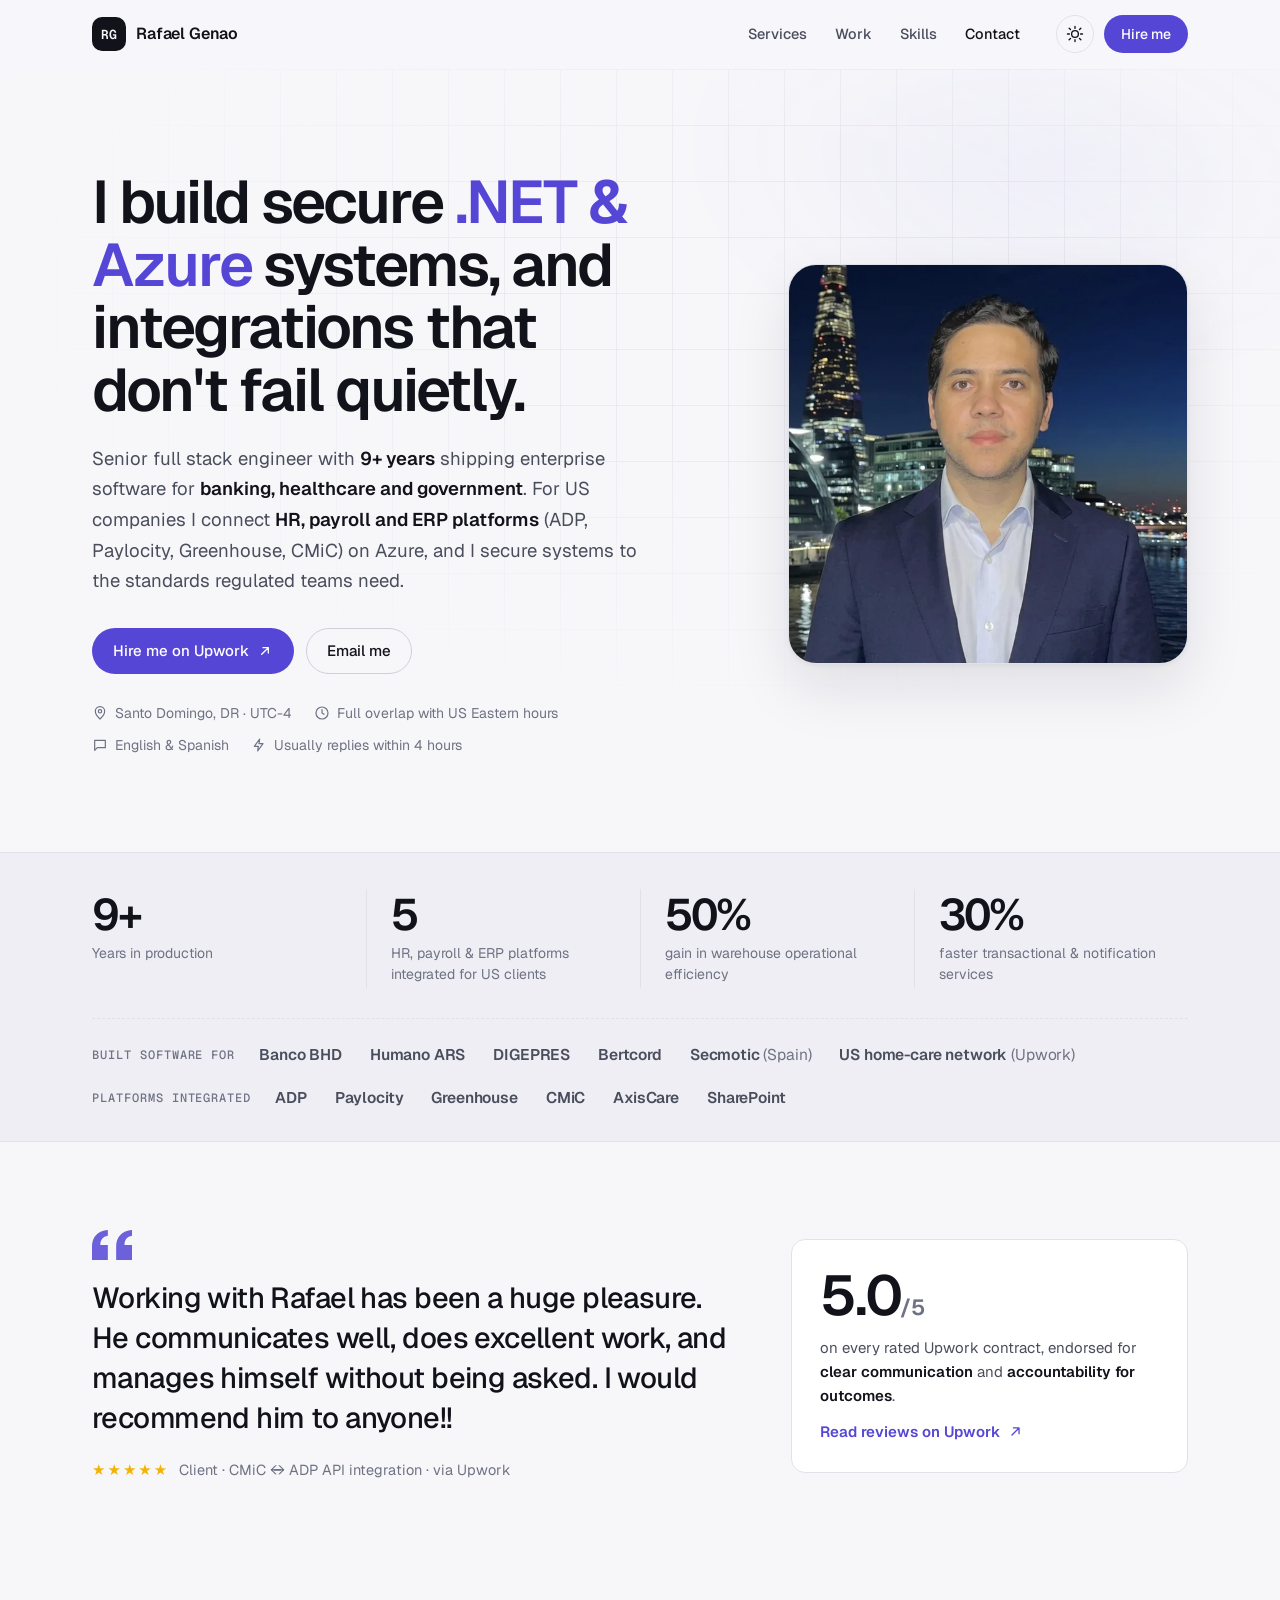
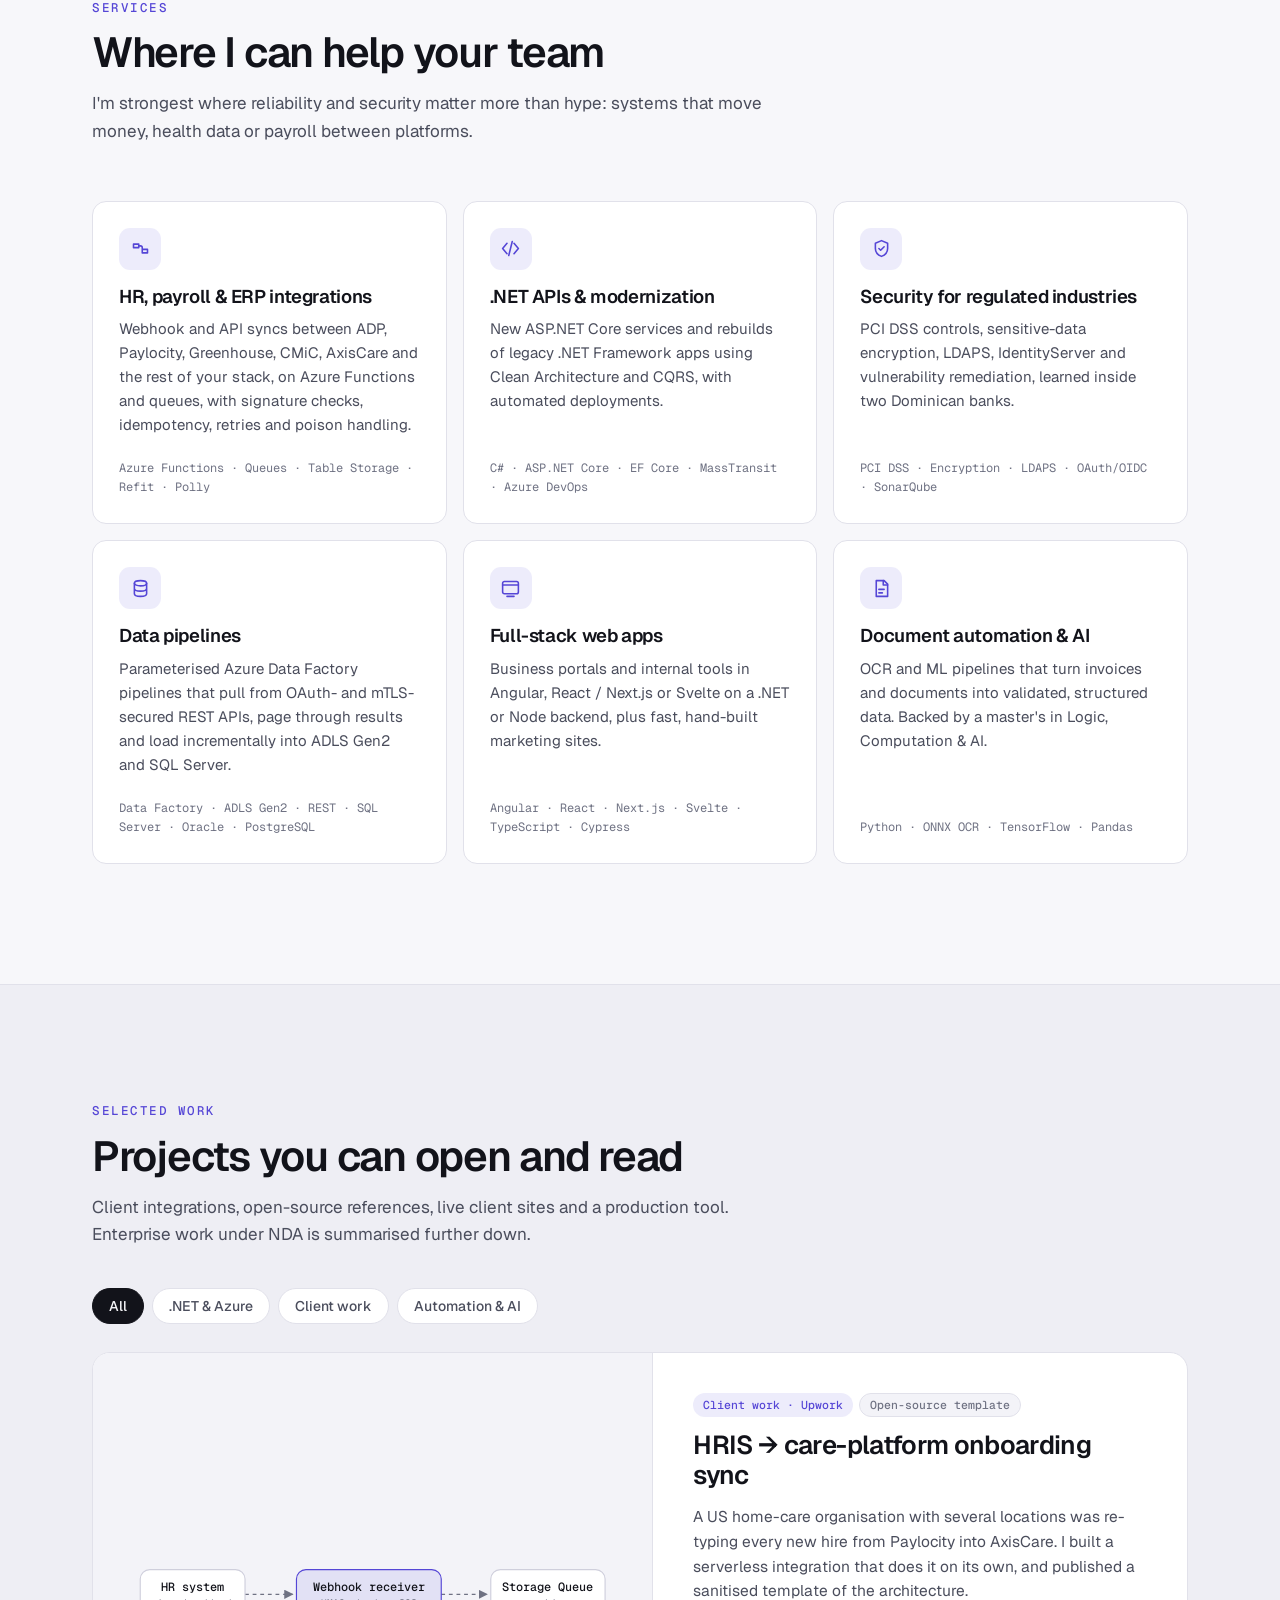
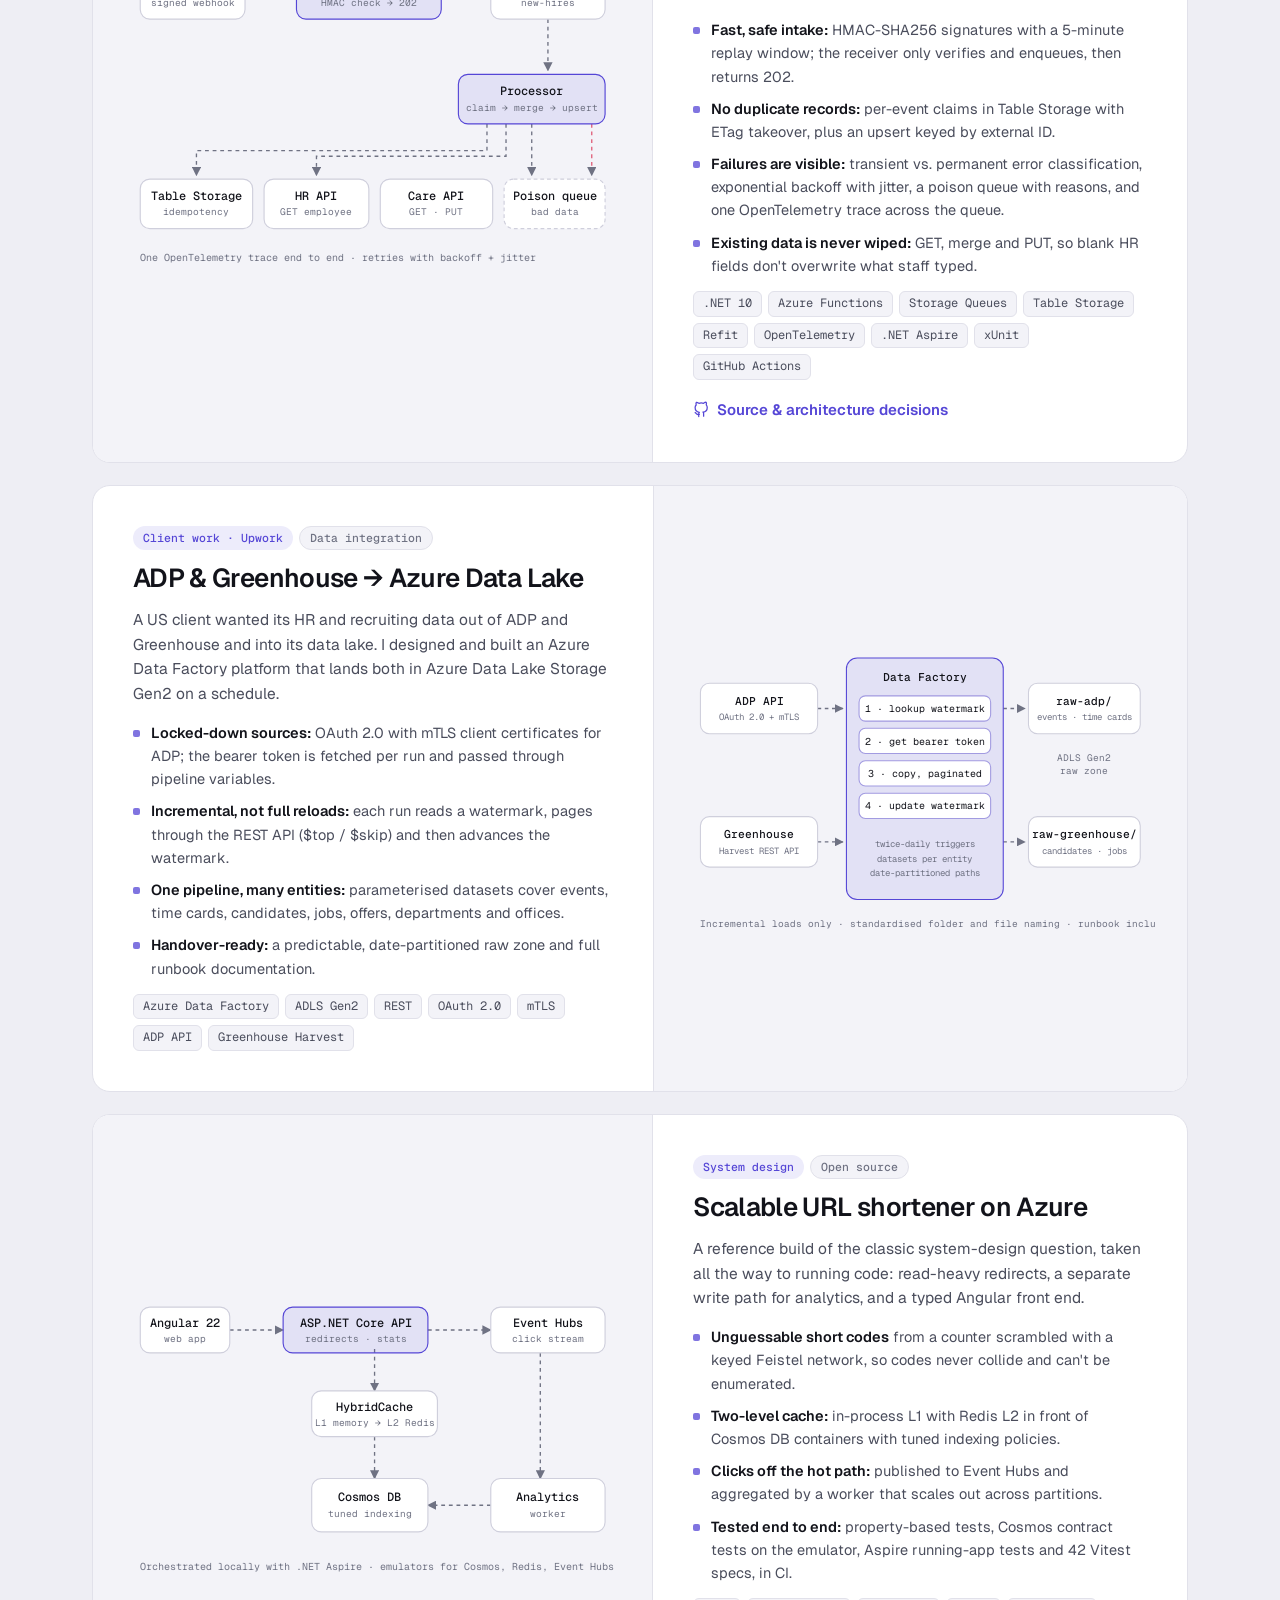
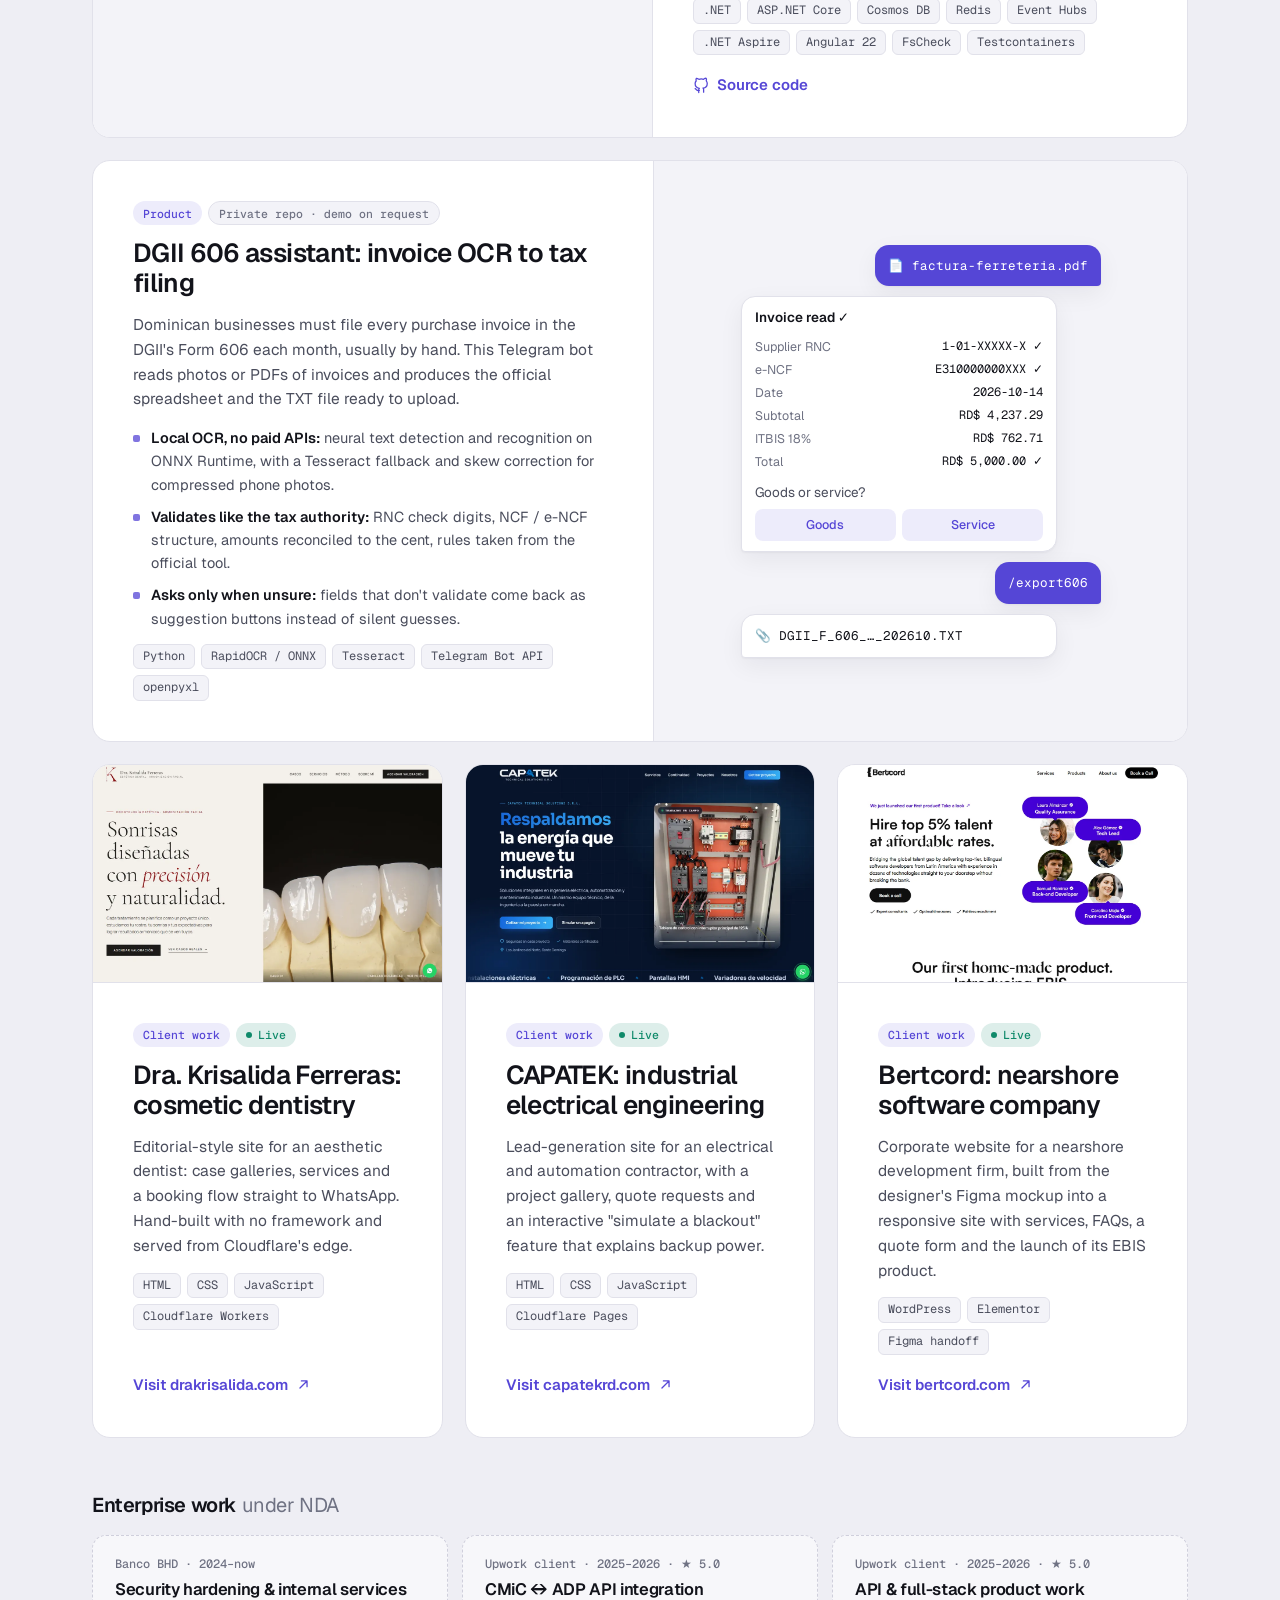
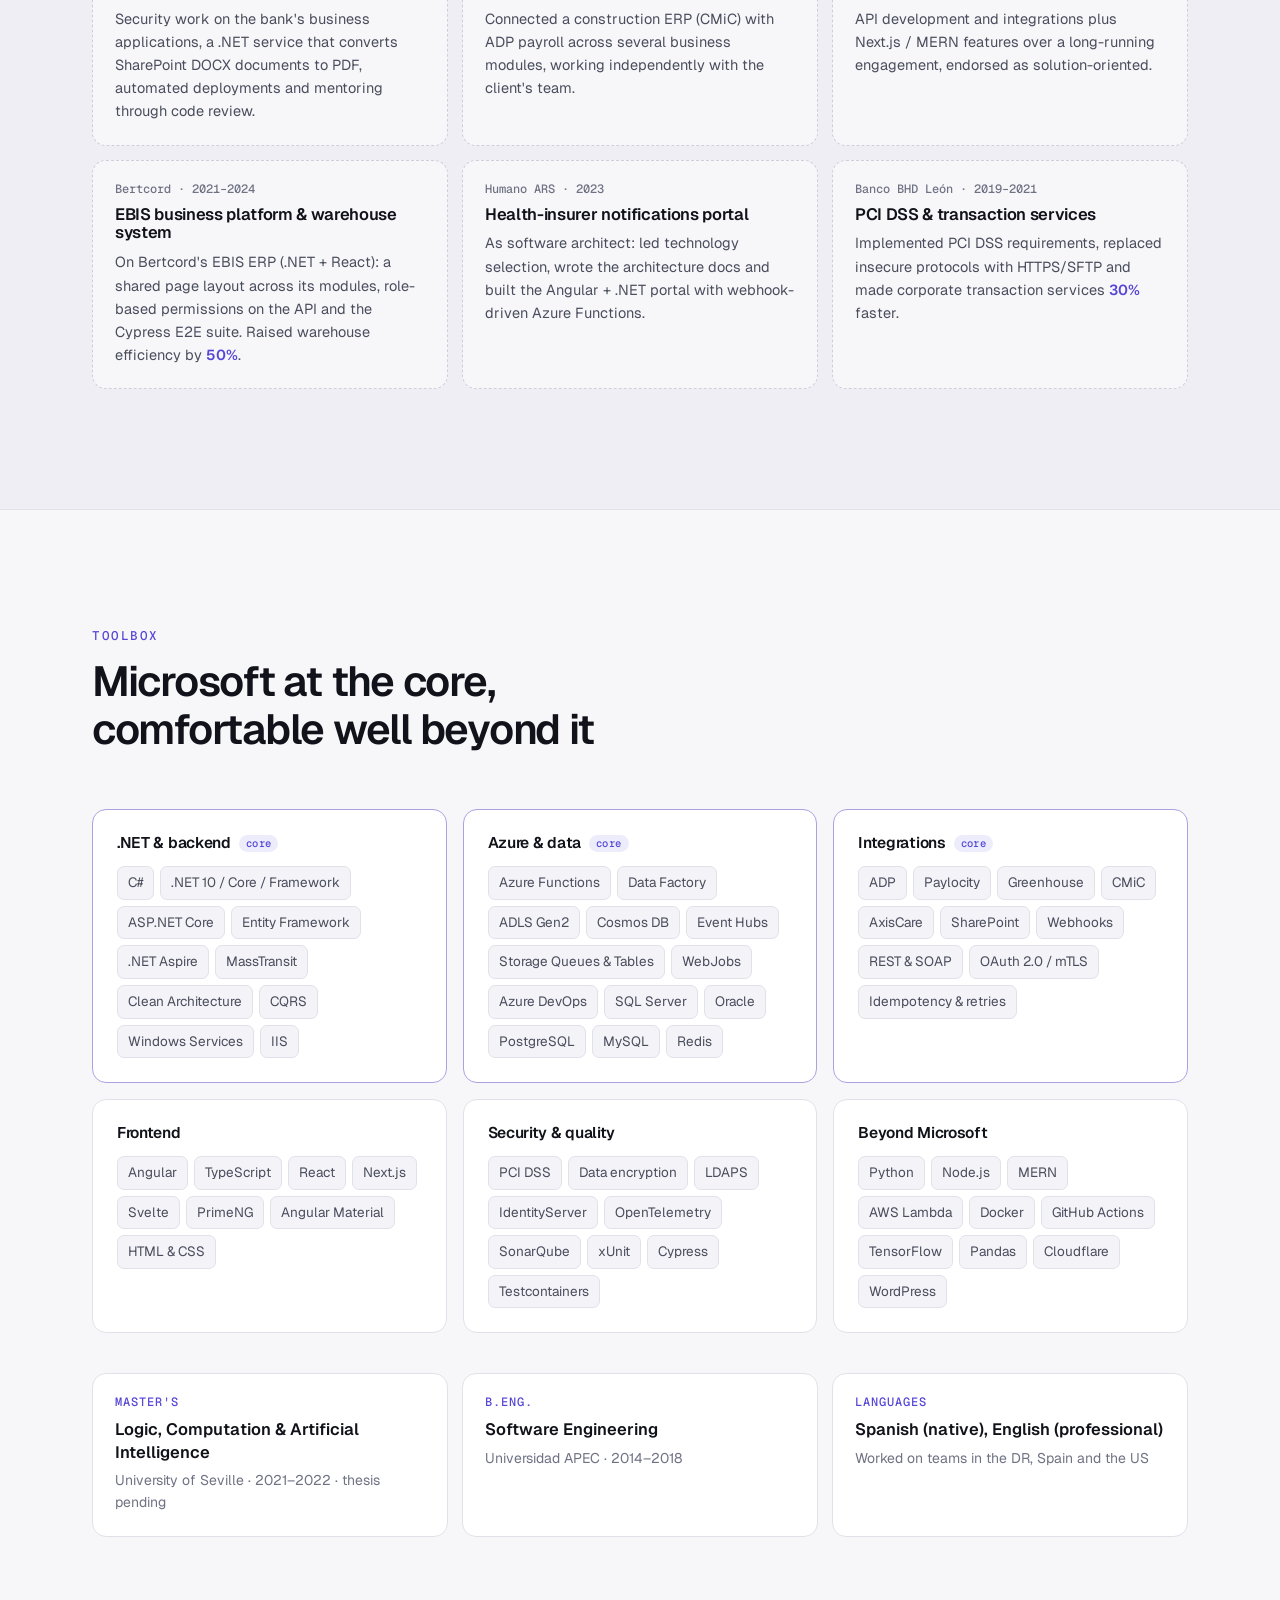
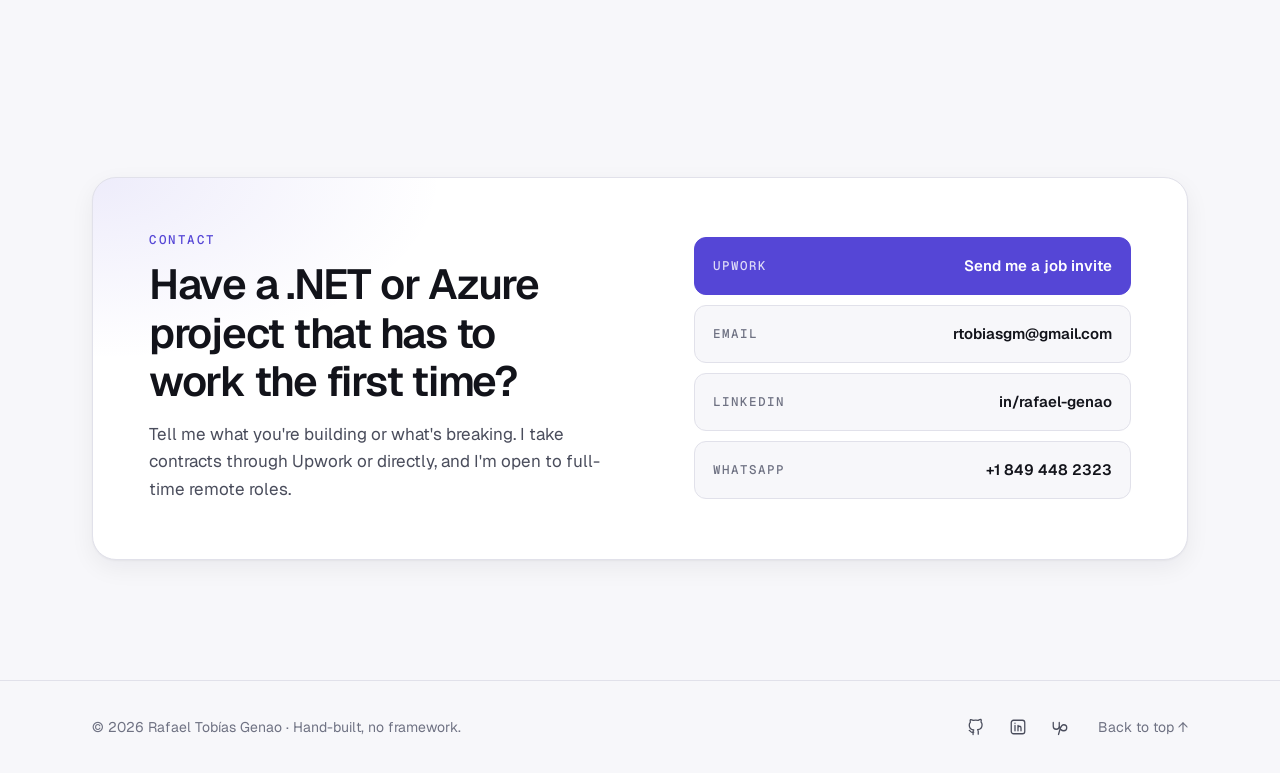
<file: index.html>
<!doctype html>
<html lang="en">
<head>
  <meta charset="utf-8">
  <meta name="viewport" content="width=device-width, initial-scale=1">
  <title>Rafael Tobías Genao · Senior .NET &amp; Azure Engineer</title>
  <meta name="description" content="Senior full stack engineer with 9+ years building secure .NET, Azure and Angular systems for banking, healthcare and government. HR, payroll and ERP integrations (ADP, Paylocity, Greenhouse, CMiC), APIs and data pipelines. Remote, UTC-4.">
  <meta name="author" content="Rafael Tobías Genao">
  <meta name="theme-color" content="#0b0d12" media="(prefers-color-scheme: dark)">
  <meta name="theme-color" content="#f7f7fa" media="(prefers-color-scheme: light)">

  <meta property="og:type" content="profile">
  <meta property="og:title" content="Rafael Tobías Genao · Senior .NET & Azure Engineer">
  <meta property="og:description" content="Secure integrations, APIs and data pipelines on .NET and Azure for regulated industries. 9+ years in banking, healthcare and government.">
  <meta property="og:image" content="assets/img/og-image.png">
  <meta property="og:image:width" content="1200">
  <meta property="og:image:height" content="630">
  <meta name="twitter:card" content="summary_large_image">

  <link rel="icon" href="assets/img/favicon.svg" type="image/svg+xml">
  <link rel="preconnect" href="https://fonts.googleapis.com">
  <link rel="preconnect" href="https://fonts.gstatic.com" crossorigin>
  <link href="https://fonts.googleapis.com/css2?family=Geist:wght@400;500;600;700&family=Geist+Mono:wght@400;500&display=swap" rel="stylesheet">
  <link rel="stylesheet" href="assets/css/styles.css">

  <script>
    // Apply the saved theme before first paint to avoid a flash.
    try { var t = localStorage.getItem("theme"); if (t) document.documentElement.dataset.theme = t; } catch (e) {}
  </script>

  <script type="application/ld+json">
  {
    "@context": "https://schema.org",
    "@type": "Person",
    "name": "Rafael Tobías Genao",
    "jobTitle": "Senior Full Stack Engineer",
    "description": "Senior full stack engineer specialised in .NET, Azure and Angular for banking, healthcare and government.",
    "address": { "@type": "PostalAddress", "addressLocality": "Santo Domingo", "addressCountry": "DO" },
    "alumniOf": [
      { "@type": "CollegeOrUniversity", "name": "Universidad APEC" },
      { "@type": "CollegeOrUniversity", "name": "University of Seville" }
    ],
    "knowsAbout": ["C#", ".NET", "ASP.NET Core", "Azure Functions", "Azure Data Factory", "Angular", "SQL Server", "PCI DSS", "System integration"],
    "sameAs": [
      "https://www.linkedin.com/in/rafael-genao/",
      "https://github.com/TobiasRafael",
      "https://www.upwork.com/freelancers/~01bac0dd7a25d7517b"
    ]
  }
  </script>
</head>

<body>
  <a class="skip" href="#main">Skip to content</a>

  <header class="site-header" id="top">
    <div class="wrap header-inner">
      <a class="brand" href="#top" aria-label="Rafael Tobías Genao, back to top">
        <span class="brand-mark" aria-hidden="true">RG</span>
        <span class="brand-name">Rafael Genao</span>
      </a>

      <nav class="nav" id="site-nav" aria-label="Main">
        <a href="#services">Services</a>
        <a href="#work">Work</a>
        <a href="#skills">Skills</a>
        <a href="#contact">Contact</a>
      </nav>

      <div class="header-actions">
        <button class="icon-btn" id="theme-toggle" type="button" aria-label="Switch colour theme">
          <svg class="i-sun" viewBox="0 0 24 24" aria-hidden="true"><circle cx="12" cy="12" r="4.5"/><path d="M12 2v2.5M12 19.5V22M4.2 4.2l1.8 1.8M18 18l1.8 1.8M2 12h2.5M19.5 12H22M4.2 19.8 6 18M18 6l1.8-1.8"/></svg>
          <svg class="i-moon" viewBox="0 0 24 24" aria-hidden="true"><path d="M20.5 14.5A8.5 8.5 0 0 1 9.5 3.5a8.5 8.5 0 1 0 11 11Z"/></svg>
        </button>
        <a class="btn btn-primary btn-sm hide-sm" href="#contact">Hire me</a>
        <button class="icon-btn menu-btn" id="menu-toggle" type="button" aria-label="Open menu" aria-expanded="false" aria-controls="site-nav">
          <svg viewBox="0 0 24 24" aria-hidden="true"><path d="M4 7h16M4 12h16M4 17h16"/></svg>
        </button>
      </div>
    </div>
  </header>

  <main id="main">

    <!-- ============ HERO ============ -->
    <section class="hero">
      <div class="wrap hero-grid">
        <div class="hero-copy">
          <h1>I build secure <span class="accent">.NET &amp; Azure</span> systems, and integrations that don't fail quietly.</h1>
          <p class="lead">
            Senior full stack engineer with <strong>9+ years</strong> shipping enterprise software for
            <strong>banking, healthcare and government</strong>. For US companies I connect
            <strong>HR, payroll and ERP platforms</strong> (ADP, Paylocity, Greenhouse, CMiC) on Azure,
            and I secure systems to the standards regulated teams need.
          </p>

          <div class="cta-row">
            <a class="btn btn-primary" href="https://www.upwork.com/freelancers/~01bac0dd7a25d7517b" target="_blank" rel="noopener">
              Hire me on Upwork
              <svg viewBox="0 0 24 24" aria-hidden="true"><path d="M7 17 17 7M9 7h8v8"/></svg>
            </a>
            <a class="btn btn-ghost" href="mailto:rtobiasgm@gmail.com?subject=Project%20inquiry">Email me</a>
          </div>

          <ul class="meta-list" aria-label="Working details">
            <li>
              <svg viewBox="0 0 24 24" aria-hidden="true"><path d="M12 21s-7-6.2-7-11.5A7 7 0 0 1 19 9.5C19 14.8 12 21 12 21Z"/><circle cx="12" cy="9.5" r="2.5"/></svg>
              Santo Domingo, DR · UTC-4
            </li>
            <li>
              <svg viewBox="0 0 24 24" aria-hidden="true"><circle cx="12" cy="12" r="9"/><path d="M12 7v5l3 2"/></svg>
              Full overlap with US Eastern hours
            </li>
            <li>
              <svg viewBox="0 0 24 24" aria-hidden="true"><path d="M4 5h16v11H8l-4 4Z"/></svg>
              English &amp; Spanish
            </li>
            <li>
              <svg viewBox="0 0 24 24" aria-hidden="true"><path d="M13 3 5 14h6l-1 7 8-11h-6Z"/></svg>
              Usually replies within 4 hours
            </li>
          </ul>
        </div>

        <div class="hero-visual">
          <figure class="portrait">
            <picture>
              <source srcset="assets/img/rafael-genao.webp" type="image/webp">
              <img src="assets/img/rafael-genao.jpg" alt="Portrait of Rafael Tobías Genao" width="640" height="640" fetchpriority="high">
            </picture>
          </figure>
        </div>
      </div>
    </section>

    <!-- ============ PROOF ============ -->
    <section class="proof" aria-label="Results at a glance">
      <div class="wrap">
        <dl class="stats">
          <div class="stat"><dt>Years in production</dt><dd>9+</dd></div>
          <div class="stat"><dt>HR, payroll &amp; ERP platforms integrated for US clients</dt><dd>5</dd></div>
          <div class="stat"><dt>gain in warehouse operational efficiency</dt><dd>50%</dd></div>
          <div class="stat"><dt>faster transactional &amp; notification services</dt><dd>30%</dd></div>
        </dl>

        <div class="logos">
          <p class="logos-label">Built software for</p>
          <ul>
            <li>Banco BHD</li>
            <li>Humano ARS</li>
            <li>DIGEPRES</li>
            <li>Bertcord</li>
            <li>Secmotic <span>(Spain)</span></li>
            <li>US home-care network <span>(Upwork)</span></li>
          </ul>
        </div>
        <div class="logos logos-sub">
          <p class="logos-label">Platforms integrated</p>
          <ul>
            <li>ADP</li>
            <li>Paylocity</li>
            <li>Greenhouse</li>
            <li>CMiC</li>
            <li>AxisCare</li>
            <li>SharePoint</li>
          </ul>
        </div>
      </div>
    </section>

    <!-- ============ TESTIMONIAL ============ -->
    <section class="quote-section" aria-label="Client feedback">
      <div class="wrap quote-grid">
        <figure class="quote">
          <svg class="quote-mark" viewBox="0 0 48 36" aria-hidden="true"><path d="M0 36V20C0 8 7 1 19 0v7c-6 1-9 5-9 11h9v18Zm29 0V20C29 8 36 1 48 0v7c-6 1-9 5-9 11h9v18Z"/></svg>
          <blockquote>
            <p>Working with Rafael has been a huge pleasure. He communicates well, does excellent work, and manages himself without being asked. I would recommend him to anyone!!</p>
          </blockquote>
          <figcaption>
            <span class="stars" aria-label="Rated 5 out of 5">★★★★★</span>
            Client · CMiC ↔ ADP API integration · via Upwork
          </figcaption>
        </figure>
        <div class="quote-side">
          <p class="quote-big">5.0<span>/5</span></p>
          <p class="quote-note">on every rated Upwork contract, endorsed for <strong>clear communication</strong> and <strong>accountability for outcomes</strong>.</p>
          <a class="link" href="https://www.upwork.com/freelancers/~01bac0dd7a25d7517b" target="_blank" rel="noopener">Read reviews on Upwork <svg viewBox="0 0 24 24" aria-hidden="true"><path d="M7 17 17 7M9 7h8v8"/></svg></a>
        </div>
      </div>
    </section>

    <!-- ============ SERVICES ============ -->
    <section class="section" id="services">
      <div class="wrap">
        <header class="section-head">
          <p class="kicker">Services</p>
          <h2>Where I can help your team</h2>
          <p class="section-sub">I'm strongest where reliability and security matter more than hype: systems that move money, health data or payroll between platforms.</p>
        </header>

        <div class="services">
          <article class="service">
            <div class="svc-icon" aria-hidden="true"><svg viewBox="0 0 24 24"><path d="M4 7h6v4H4zM14 13h6v4h-6zM10 9h2a2 2 0 0 1 2 2v4"/></svg></div>
            <h3>HR, payroll &amp; ERP integrations</h3>
            <p>Webhook and API syncs between ADP, Paylocity, Greenhouse, CMiC, AxisCare and the rest of your stack, on Azure Functions and queues, with signature checks, idempotency, retries and poison handling.</p>
            <p class="svc-tags">Azure Functions · Queues · Table Storage · Refit · Polly</p>
          </article>

          <article class="service">
            <div class="svc-icon" aria-hidden="true"><svg viewBox="0 0 24 24"><path d="M8 6 3 12l5 6M16 6l5 6-5 6M14 4l-4 16"/></svg></div>
            <h3>.NET APIs &amp; modernization</h3>
            <p>New ASP.NET Core services and rebuilds of legacy .NET Framework apps using Clean Architecture and CQRS, with automated deployments.</p>
            <p class="svc-tags">C# · ASP.NET Core · EF Core · MassTransit · Azure DevOps</p>
          </article>

          <article class="service">
            <div class="svc-icon" aria-hidden="true"><svg viewBox="0 0 24 24"><path d="M12 3 5 6v6c0 4.5 3 7.5 7 9 4-1.5 7-4.5 7-9V6Z"/><path d="m9 12 2 2 4-4"/></svg></div>
            <h3>Security for regulated industries</h3>
            <p>PCI DSS controls, sensitive-data encryption, LDAPS, IdentityServer and vulnerability remediation, learned inside two Dominican banks.</p>
            <p class="svc-tags">PCI DSS · Encryption · LDAPS · OAuth/OIDC · SonarQube</p>
          </article>

          <article class="service">
            <div class="svc-icon" aria-hidden="true"><svg viewBox="0 0 24 24"><ellipse cx="12" cy="6" rx="7" ry="3"/><path d="M5 6v6c0 1.7 3.1 3 7 3s7-1.3 7-3V6M5 12v6c0 1.7 3.1 3 7 3s7-1.3 7-3v-6"/></svg></div>
            <h3>Data pipelines</h3>
            <p>Parameterised Azure Data Factory pipelines that pull from OAuth- and mTLS-secured REST APIs, page through results and load incrementally into ADLS Gen2 and SQL Server.</p>
            <p class="svc-tags">Data Factory · ADLS Gen2 · REST · SQL Server · Oracle · PostgreSQL</p>
          </article>

          <article class="service">
            <div class="svc-icon" aria-hidden="true"><svg viewBox="0 0 24 24"><rect x="3" y="4" width="18" height="14" rx="2"/><path d="M3 8h18M8 21h8"/></svg></div>
            <h3>Full-stack web apps</h3>
            <p>Business portals and internal tools in Angular, React / Next.js or Svelte on a .NET or Node backend, plus fast, hand-built marketing sites.</p>
            <p class="svc-tags">Angular · React · Next.js · Svelte · TypeScript · Cypress</p>
          </article>

          <article class="service">
            <div class="svc-icon" aria-hidden="true"><svg viewBox="0 0 24 24"><path d="M6 3h9l4 4v14H6z"/><path d="M14 3v5h5M9 13h6M9 17h4"/></svg></div>
            <h3>Document automation &amp; AI</h3>
            <p>OCR and ML pipelines that turn invoices and documents into validated, structured data. Backed by a master's in Logic, Computation &amp; AI.</p>
            <p class="svc-tags">Python · ONNX OCR · TensorFlow · Pandas</p>
          </article>
        </div>
      </div>
    </section>

    <!-- ============ WORK ============ -->
    <section class="section section-alt" id="work">
      <div class="wrap">
        <header class="section-head">
          <p class="kicker">Selected work</p>
          <h2>Projects you can open and read</h2>
          <p class="section-sub">Client integrations, open-source references, live client sites and a production tool. Enterprise work under NDA is summarised further down.</p>
        </header>

        <div class="filters" role="group" aria-label="Filter projects">
          <button type="button" class="chip is-active" data-filter="all" aria-pressed="true">All</button>
          <button type="button" class="chip" data-filter="dotnet" aria-pressed="false">.NET &amp; Azure</button>
          <button type="button" class="chip" data-filter="client" aria-pressed="false">Client work</button>
          <button type="button" class="chip" data-filter="ai" aria-pressed="false">Automation &amp; AI</button>
        </div>

        <div class="projects">

          <!-- HRIS SYNC -->
          <article class="project project-feature" data-tags="dotnet client">
            <div class="project-media project-diagram">
              <svg viewBox="0 0 520 350" role="img" aria-labelledby="hr-title hr-desc">
                <title id="hr-title">HRIS sync architecture</title>
                <desc id="hr-desc">The HR system sends a signed webhook to a receiver that verifies it and enqueues a message. A processor claims the event in Table Storage, fetches the employee from the HR API, merges it with the existing worker in the care platform and upserts it. Permanent failures go to a poison queue.</desc>
                <defs>
                  <marker id="arw2" viewBox="0 0 10 10" refX="9" refY="5" markerWidth="7" markerHeight="7" orient="auto-start-reverse"><path d="M0 0 10 5 0 10z" class="d-arrowhead"/></marker>
                </defs>
                <g class="d-edges" marker-end="url(#arw2)">
                  <path d="M126 56h50"/>
                  <path d="M332 56h48"/>
                  <path d="M444 82v54"/>
                  <path d="M380 192v28H75v26"/>
                  <path d="M400 192v34H201v20"/>
                  <path d="M427 192v54"/>
                </g>
                <g class="d-edges d-edge-warn" marker-end="url(#arw2)">
                  <path d="M490 192v54"/>
                </g>
                <g class="d-node"><rect x="16" y="30" width="110" height="52" rx="10"/><text x="71" y="52">HR system</text><text x="71" y="68" class="d-sub">signed webhook</text></g>
                <g class="d-node d-accent"><rect x="180" y="30" width="152" height="52" rx="10"/><text x="256" y="52">Webhook receiver</text><text x="256" y="68" class="d-sub">HMAC check → 202</text></g>
                <g class="d-node"><rect x="384" y="30" width="120" height="52" rx="10"/><text x="444" y="52">Storage Queue</text><text x="444" y="68" class="d-sub">new-hires</text></g>
                <g class="d-node d-accent"><rect x="350" y="140" width="154" height="52" rx="10"/><text x="427" y="162">Processor</text><text x="427" y="178" class="d-sub">claim → merge → upsert</text></g>
                <g class="d-node"><rect x="16" y="250" width="118" height="52" rx="10"/><text x="75" y="272">Table Storage</text><text x="75" y="288" class="d-sub">idempotency</text></g>
                <g class="d-node"><rect x="146" y="250" width="110" height="52" rx="10"/><text x="201" y="272">HR API</text><text x="201" y="288" class="d-sub">GET employee</text></g>
                <g class="d-node"><rect x="268" y="250" width="118" height="52" rx="10"/><text x="327" y="272">Care API</text><text x="327" y="288" class="d-sub">GET · PUT</text></g>
                <g class="d-node d-warn"><rect x="398" y="250" width="106" height="52" rx="10"/><text x="451" y="272">Poison queue</text><text x="451" y="288" class="d-sub">bad data</text></g>
                <text x="16" y="336" class="d-caption">One OpenTelemetry trace end to end · retries with backoff + jitter</text>
              </svg>
            </div>
            <div class="project-body">
              <div class="badges"><span class="badge">Client work · Upwork</span><span class="badge badge-soft">Open-source template</span></div>
              <h3>HRIS → care-platform onboarding sync</h3>
              <p class="project-summary">A US home-care organisation with several locations was re-typing every new hire from Paylocity into AxisCare. I built a serverless integration that does it on its own, and published a sanitised template of the architecture.</p>
              <ul class="points">
                <li><strong>Fast, safe intake:</strong> HMAC-SHA256 signatures with a 5-minute replay window; the receiver only verifies and enqueues, then returns 202.</li>
                <li><strong>No duplicate records:</strong> per-event claims in Table Storage with ETag takeover, plus an upsert keyed by external ID.</li>
                <li><strong>Failures are visible:</strong> transient vs. permanent error classification, exponential backoff with jitter, a poison queue with reasons, and one OpenTelemetry trace across the queue.</li>
                <li><strong>Existing data is never wiped:</strong> GET, merge and PUT, so blank HR fields don't overwrite what staff typed.</li>
              </ul>
              <ul class="stack" aria-label="Tech stack">
                <li>.NET 10</li><li>Azure Functions</li><li>Storage Queues</li><li>Table Storage</li><li>Refit</li><li>OpenTelemetry</li><li>.NET Aspire</li><li>xUnit</li><li>GitHub Actions</li>
              </ul>
              <div class="links">
                <a class="link" href="https://github.com/TobiasRafael/hris-sync-azure" target="_blank" rel="noopener">
                  <svg viewBox="0 0 24 24" aria-hidden="true"><path d="M9 19c-4 1.3-4-2-6-2.5m12 5v-3.5a3 3 0 0 0-.9-2.4c3-.3 6-1.5 6-6.6a5.2 5.2 0 0 0-1.4-3.6 4.8 4.8 0 0 0-.1-3.6s-1.1-.3-3.7 1.4a12.7 12.7 0 0 0-6.6 0C5.7 1.8 4.6 2.1 4.6 2.1a4.8 4.8 0 0 0-.1 3.6A5.2 5.2 0 0 0 3 9.3c0 5.1 3 6.3 6 6.6a3 3 0 0 0-.9 2.4V22"/></svg>
                  Source &amp; architecture decisions
                </a>
              </div>
            </div>
          </article>

          <!-- ADF INGESTION -->
          <article class="project project-feature project-flip" data-tags="dotnet client">
            <div class="project-media project-diagram">
              <svg viewBox="0 0 520 330" role="img" aria-labelledby="adf-title adf-desc">
                <title id="adf-title">Azure Data Factory ingestion architecture</title>
                <desc id="adf-desc">ADP and Greenhouse APIs feed an Azure Data Factory pipeline that looks up a watermark, gets a token, copies pages of data and updates the watermark, writing into raw-zone folders in Azure Data Lake Storage Gen2.</desc>
                <defs>
                  <marker id="arw3" viewBox="0 0 10 10" refX="9" refY="5" markerWidth="7" markerHeight="7" orient="auto-start-reverse"><path d="M0 0 10 5 0 10z" class="d-arrowhead"/></marker>
                </defs>
                <g class="d-edges" marker-end="url(#arw3)">
                  <path d="M146 76h28"/>
                  <path d="M146 224h28"/>
                  <path d="M352 76h24"/>
                  <path d="M352 224h24"/>
                </g>
                <g class="d-node"><rect x="16" y="48" width="130" height="56" rx="10"/><text x="81" y="72">ADP API</text><text x="81" y="89" class="d-sub">OAuth 2.0 + mTLS</text></g>
                <g class="d-node"><rect x="16" y="196" width="130" height="56" rx="10"/><text x="81" y="220">Greenhouse</text><text x="81" y="237" class="d-sub">Harvest REST API</text></g>
                <g class="d-node d-accent"><rect x="178" y="20" width="174" height="268" rx="12"/><text x="265" y="46">Data Factory</text></g>
                <g class="d-node d-step">
                  <rect x="192" y="62" width="146" height="28" rx="7"/><text x="265" y="80">1 · lookup watermark</text>
                  <rect x="192" y="98" width="146" height="28" rx="7"/><text x="265" y="116">2 · get bearer token</text>
                  <rect x="192" y="134" width="146" height="28" rx="7"/><text x="265" y="152">3 · copy, paginated</text>
                  <rect x="192" y="170" width="146" height="28" rx="7"/><text x="265" y="188">4 · update watermark</text>
                  <text x="265" y="230" class="d-sub">twice-daily triggers</text>
                  <text x="265" y="246" class="d-sub">datasets per entity</text>
                  <text x="265" y="262" class="d-sub">date-partitioned paths</text>
                </g>
                <g class="d-node"><rect x="380" y="48" width="124" height="56" rx="10"/><text x="442" y="72">raw-adp/</text><text x="442" y="89" class="d-sub">events · time cards</text></g>
                <g class="d-node"><rect x="380" y="196" width="124" height="56" rx="10"/><text x="442" y="220">raw-greenhouse/</text><text x="442" y="237" class="d-sub">candidates · jobs</text></g>
                <text x="442" y="134" class="d-caption" text-anchor="middle">ADLS Gen2</text>
                <text x="442" y="149" class="d-caption" text-anchor="middle">raw zone</text>
                <text x="16" y="318" class="d-caption">Incremental loads only · standardised folder and file naming · runbook included</text>
              </svg>
            </div>
            <div class="project-body">
              <div class="badges"><span class="badge">Client work · Upwork</span><span class="badge badge-soft">Data integration</span></div>
              <h3>ADP &amp; Greenhouse → Azure Data Lake</h3>
              <p class="project-summary">A US client wanted its HR and recruiting data out of ADP and Greenhouse and into its data lake. I designed and built an Azure Data Factory platform that lands both in Azure Data Lake Storage Gen2 on a schedule.</p>
              <ul class="points">
                <li><strong>Locked-down sources:</strong> OAuth 2.0 with mTLS client certificates for ADP; the bearer token is fetched per run and passed through pipeline variables.</li>
                <li><strong>Incremental, not full reloads:</strong> each run reads a watermark, pages through the REST API ($top / $skip) and then advances the watermark.</li>
                <li><strong>One pipeline, many entities:</strong> parameterised datasets cover events, time cards, candidates, jobs, offers, departments and offices.</li>
                <li><strong>Handover-ready:</strong> a predictable, date-partitioned raw zone and full runbook documentation.</li>
              </ul>
              <ul class="stack" aria-label="Tech stack">
                <li>Azure Data Factory</li><li>ADLS Gen2</li><li>REST</li><li>OAuth 2.0</li><li>mTLS</li><li>ADP API</li><li>Greenhouse Harvest</li>
              </ul>
            </div>
          </article>

          <!-- URL SHORTENER -->
          <article class="project project-feature" data-tags="dotnet">
            <div class="project-media project-diagram">
              <svg viewBox="0 0 520 330" role="img" aria-labelledby="us-title us-desc">
                <title id="us-title">URL shortener architecture</title>
                <desc id="us-desc">An Angular web app calls the API. The API reads from an in-memory cache, then Redis, then Cosmos DB, and publishes clicks to Event Hubs. An analytics worker consumes clicks and writes aggregated stats to Cosmos DB.</desc>
                <defs>
                  <marker id="arw" viewBox="0 0 10 10" refX="9" refY="5" markerWidth="7" markerHeight="7" orient="auto-start-reverse"><path d="M0 0 10 5 0 10z" class="d-arrowhead"/></marker>
                </defs>
                <g class="d-edges" marker-end="url(#arw)">
                  <path d="M110 64h56"/>
                  <path d="M262 84v44"/>
                  <path d="M262 176v44"/>
                  <path d="M318 64h66"/>
                  <path d="M436 88v132"/>
                  <path d="M384 248h-66"/>
                </g>
                <g class="d-node"><rect x="16" y="40" width="94" height="48" rx="10"/><text x="63" y="61">Angular 22</text><text x="63" y="77" class="d-sub">web app</text></g>
                <g class="d-node d-accent"><rect x="166" y="40" width="152" height="48" rx="10"/><text x="242" y="61">ASP.NET Core API</text><text x="242" y="77" class="d-sub">redirects · stats</text></g>
                <g class="d-node"><rect x="196" y="128" width="132" height="48" rx="10"/><text x="262" y="149">HybridCache</text><text x="262" y="165" class="d-sub">L1 memory → L2 Redis</text></g>
                <g class="d-node"><rect x="196" y="220" width="122" height="56" rx="10"/><text x="257" y="244">Cosmos DB</text><text x="257" y="260" class="d-sub">tuned indexing</text></g>
                <g class="d-node"><rect x="384" y="40" width="120" height="48" rx="10"/><text x="444" y="61">Event Hubs</text><text x="444" y="77" class="d-sub">click stream</text></g>
                <g class="d-node"><rect x="384" y="220" width="120" height="56" rx="10"/><text x="444" y="244">Analytics</text><text x="444" y="260" class="d-sub">worker</text></g>
                <text x="16" y="316" class="d-caption">Orchestrated locally with .NET Aspire · emulators for Cosmos, Redis, Event Hubs</text>
              </svg>
            </div>
            <div class="project-body">
              <div class="badges"><span class="badge">System design</span><span class="badge badge-soft">Open source</span></div>
              <h3>Scalable URL shortener on Azure</h3>
              <p class="project-summary">A reference build of the classic system-design question, taken all the way to running code: read-heavy redirects, a separate write path for analytics, and a typed Angular front end.</p>
              <ul class="points">
                <li><strong>Unguessable short codes</strong> from a counter scrambled with a keyed Feistel network, so codes never collide and can't be enumerated.</li>
                <li><strong>Two-level cache:</strong> in-process L1 with Redis L2 in front of Cosmos DB containers with tuned indexing policies.</li>
                <li><strong>Clicks off the hot path:</strong> published to Event Hubs and aggregated by a worker that scales out across partitions.</li>
                <li><strong>Tested end to end:</strong> property-based tests, Cosmos contract tests on the emulator, Aspire running-app tests and 42 Vitest specs, in CI.</li>
              </ul>
              <ul class="stack" aria-label="Tech stack">
                <li>.NET</li><li>ASP.NET Core</li><li>Cosmos DB</li><li>Redis</li><li>Event Hubs</li><li>.NET Aspire</li><li>Angular 22</li><li>FsCheck</li><li>Testcontainers</li>
              </ul>
              <div class="links">
                <a class="link" href="https://github.com/TobiasRafael/url-shortener-sd" target="_blank" rel="noopener">
                  <svg viewBox="0 0 24 24" aria-hidden="true"><path d="M9 19c-4 1.3-4-2-6-2.5m12 5v-3.5a3 3 0 0 0-.9-2.4c3-.3 6-1.5 6-6.6a5.2 5.2 0 0 0-1.4-3.6 4.8 4.8 0 0 0-.1-3.6s-1.1-.3-3.7 1.4a12.7 12.7 0 0 0-6.6 0C5.7 1.8 4.6 2.1 4.6 2.1a4.8 4.8 0 0 0-.1 3.6A5.2 5.2 0 0 0 3 9.3c0 5.1 3 6.3 6 6.6a3 3 0 0 0-.9 2.4V22"/></svg>
                  Source code
                </a>
              </div>
            </div>
          </article>

          <!-- DGII 606 -->
          <article class="project project-feature project-flip" data-tags="ai">
            <div class="project-media project-chat" aria-hidden="true">
              <div class="chat">
                <div class="msg msg-me"><span class="file">📄 factura-ferreteria.pdf</span></div>
                <div class="msg msg-bot">
                  <p class="msg-title">Invoice read ✓</p>
                  <dl class="kv">
                    <dt>Supplier RNC</dt><dd>1-01-XXXXX-X ✓</dd>
                    <dt>e-NCF</dt><dd>E310000000XXX ✓</dd>
                    <dt>Date</dt><dd>2026-10-14</dd>
                    <dt>Subtotal</dt><dd>RD$ 4,237.29</dd>
                    <dt>ITBIS 18%</dt><dd>RD$ 762.71</dd>
                    <dt>Total</dt><dd>RD$ 5,000.00 ✓</dd>
                  </dl>
                  <p class="msg-q">Goods or service?</p>
                  <div class="msg-btns"><span>Goods</span><span>Service</span></div>
                </div>
                <div class="msg msg-me"><span class="cmd">/export606</span></div>
                <div class="msg msg-bot"><span class="file">📎 DGII_F_606_…_202610.TXT</span></div>
              </div>
            </div>
            <div class="project-body">
              <div class="badges"><span class="badge">Product</span><span class="badge badge-soft">Private repo · demo on request</span></div>
              <h3>DGII 606 assistant: invoice OCR to tax filing</h3>
              <p class="project-summary">Dominican businesses must file every purchase invoice in the DGII's Form 606 each month, usually by hand. This Telegram bot reads photos or PDFs of invoices and produces the official spreadsheet and the TXT file ready to upload.</p>
              <ul class="points">
                <li><strong>Local OCR, no paid APIs:</strong> neural text detection and recognition on ONNX Runtime, with a Tesseract fallback and skew correction for compressed phone photos.</li>
                <li><strong>Validates like the tax authority:</strong> RNC check digits, NCF / e-NCF structure, amounts reconciled to the cent, rules taken from the official tool.</li>
                <li><strong>Asks only when unsure:</strong> fields that don't validate come back as suggestion buttons instead of silent guesses.</li>
              </ul>
              <ul class="stack" aria-label="Tech stack">
                <li>Python</li><li>RapidOCR / ONNX</li><li>Tesseract</li><li>Telegram Bot API</li><li>openpyxl</li>
              </ul>
            </div>
          </article>

          <!-- CLIENT SITES -->
          <div class="project-pair">
            <article class="project project-card" data-tags="client">
              <a class="project-media shot" href="https://drakrisalida.com" target="_blank" rel="noopener" aria-label="Open drakrisalida.com">
                <img src="assets/img/drakrisalida.webp" alt="Home page of drakrisalida.com, a cosmetic dentistry website" width="1200" height="750" loading="lazy">
              </a>
              <div class="project-body">
                <div class="badges"><span class="badge">Client work</span><span class="badge badge-live">Live</span></div>
                <h3>Dra. Krisalida Ferreras: cosmetic dentistry</h3>
                <p class="project-summary">Editorial-style site for an aesthetic dentist: case galleries, services and a booking flow straight to WhatsApp. Hand-built with no framework and served from Cloudflare's edge.</p>
                <ul class="stack" aria-label="Tech stack"><li>HTML</li><li>CSS</li><li>JavaScript</li><li>Cloudflare Workers</li></ul>
                <div class="links"><a class="link" href="https://drakrisalida.com" target="_blank" rel="noopener">Visit drakrisalida.com <svg viewBox="0 0 24 24" aria-hidden="true"><path d="M7 17 17 7M9 7h8v8"/></svg></a></div>
              </div>
            </article>

            <article class="project project-card" data-tags="client">
              <a class="project-media shot" href="https://capatekrd.com" target="_blank" rel="noopener" aria-label="Open capatekrd.com">
                <img src="assets/img/capatek.webp" alt="Home page of capatekrd.com, an industrial electrical engineering company website" width="1200" height="750" loading="lazy">
              </a>
              <div class="project-body">
                <div class="badges"><span class="badge">Client work</span><span class="badge badge-live">Live</span></div>
                <h3>CAPATEK: industrial electrical engineering</h3>
                <p class="project-summary">Lead-generation site for an electrical and automation contractor, with a project gallery, quote requests and an interactive "simulate a blackout" feature that explains backup power.</p>
                <ul class="stack" aria-label="Tech stack"><li>HTML</li><li>CSS</li><li>JavaScript</li><li>Cloudflare Pages</li></ul>
                <div class="links"><a class="link" href="https://capatekrd.com" target="_blank" rel="noopener">Visit capatekrd.com <svg viewBox="0 0 24 24" aria-hidden="true"><path d="M7 17 17 7M9 7h8v8"/></svg></a></div>
              </div>
            </article>

            <article class="project project-card" data-tags="client">
              <a class="project-media shot" href="https://bertcord.com" target="_blank" rel="noopener" aria-label="Open bertcord.com">
                <img src="assets/img/bertcord.webp" alt="Home page of bertcord.com, a nearshore software development company website" width="1200" height="750" loading="lazy">
              </a>
              <div class="project-body">
                <div class="badges"><span class="badge">Client work</span><span class="badge badge-live">Live</span></div>
                <h3>Bertcord: nearshore software company</h3>
                <p class="project-summary">Corporate website for a nearshore development firm, built from the designer's Figma mockup into a responsive site with services, FAQs, a quote form and the launch of its EBIS product.</p>
                <ul class="stack" aria-label="Tech stack"><li>WordPress</li><li>Elementor</li><li>Figma handoff</li></ul>
                <div class="links"><a class="link" href="https://bertcord.com" target="_blank" rel="noopener">Visit bertcord.com <svg viewBox="0 0 24 24" aria-hidden="true"><path d="M7 17 17 7M9 7h8v8"/></svg></a></div>
              </div>
            </article>
          </div>
        </div>

        <!-- NDA work -->
        <div class="nda">
          <h3 class="nda-title">Enterprise work <span>under NDA</span></h3>
          <div class="nda-grid">
            <article class="nda-card" data-tags="dotnet">
              <p class="nda-org">Banco BHD · 2024–now</p>
              <h4>Security hardening &amp; internal services</h4>
              <p>Security work on the bank's business applications, a .NET service that converts SharePoint DOCX documents to PDF, automated deployments and mentoring through code review.</p>
            </article>
            <article class="nda-card" data-tags="dotnet client">
              <p class="nda-org">Upwork client · 2025–2026 · ★ 5.0</p>
              <h4>CMiC ↔ ADP API integration</h4>
              <p>Connected a construction ERP (CMiC) with ADP payroll across several business modules, working independently with the client's team.</p>
            </article>
            <article class="nda-card" data-tags="client">
              <p class="nda-org">Upwork client · 2025–2026 · ★ 5.0</p>
              <h4>API &amp; full-stack product work</h4>
              <p>API development and integrations plus Next.js / MERN features over a long-running engagement, endorsed as solution-oriented.</p>
            </article>
            <article class="nda-card" data-tags="dotnet">
              <p class="nda-org">Bertcord · 2021–2024</p>
              <h4>EBIS business platform &amp; warehouse system</h4>
              <p>On <a href="https://bertcord.com" target="_blank" rel="noopener">Bertcord's</a> EBIS ERP (.NET + React): a shared page layout across its modules, role-based permissions on the API and the Cypress E2E suite. Raised warehouse efficiency by <strong>50%</strong>.</p>
            </article>
            <article class="nda-card" data-tags="dotnet">
              <p class="nda-org">Humano ARS · 2023</p>
              <h4>Health-insurer notifications portal</h4>
              <p>As software architect: led technology selection, wrote the architecture docs and built the Angular + .NET portal with webhook-driven Azure Functions.</p>
            </article>
            <article class="nda-card" data-tags="dotnet">
              <p class="nda-org">Banco BHD León · 2019–2021</p>
              <h4>PCI DSS &amp; transaction services</h4>
              <p>Implemented PCI DSS requirements, replaced insecure protocols with HTTPS/SFTP and made corporate transaction services <strong>30%</strong> faster.</p>
            </article>
          </div>
        </div>
      </div>
    </section>

    <!-- ============ SKILLS ============ -->
    <section class="section" id="skills">
      <div class="wrap">
        <header class="section-head">
          <p class="kicker">Toolbox</p>
          <h2>Microsoft at the core, comfortable well beyond it</h2>
        </header>

        <div class="skills">
          <div class="skill-group skill-core">
            <h3>.NET &amp; backend</h3>
            <ul><li>C#</li><li>.NET 10 / Core / Framework</li><li>ASP.NET Core</li><li>Entity Framework</li><li>.NET Aspire</li><li>MassTransit</li><li>Clean Architecture</li><li>CQRS</li><li>Windows Services</li><li>IIS</li></ul>
          </div>
          <div class="skill-group skill-core">
            <h3>Azure &amp; data</h3>
            <ul><li>Azure Functions</li><li>Data Factory</li><li>ADLS Gen2</li><li>Cosmos DB</li><li>Event Hubs</li><li>Storage Queues &amp; Tables</li><li>WebJobs</li><li>Azure DevOps</li><li>SQL Server</li><li>Oracle</li><li>PostgreSQL</li><li>MySQL</li><li>Redis</li></ul>
          </div>
          <div class="skill-group skill-core">
            <h3>Integrations</h3>
            <ul><li>ADP</li><li>Paylocity</li><li>Greenhouse</li><li>CMiC</li><li>AxisCare</li><li>SharePoint</li><li>Webhooks</li><li>REST &amp; SOAP</li><li>OAuth 2.0 / mTLS</li><li>Idempotency &amp; retries</li></ul>
          </div>
          <div class="skill-group">
            <h3>Frontend</h3>
            <ul><li>Angular</li><li>TypeScript</li><li>React</li><li>Next.js</li><li>Svelte</li><li>PrimeNG</li><li>Angular Material</li><li>HTML &amp; CSS</li></ul>
          </div>
          <div class="skill-group">
            <h3>Security &amp; quality</h3>
            <ul><li>PCI DSS</li><li>Data encryption</li><li>LDAPS</li><li>IdentityServer</li><li>OpenTelemetry</li><li>SonarQube</li><li>xUnit</li><li>Cypress</li><li>Testcontainers</li></ul>
          </div>
          <div class="skill-group">
            <h3>Beyond Microsoft</h3>
            <ul><li>Python</li><li>Node.js</li><li>MERN</li><li>AWS Lambda</li><li>Docker</li><li>GitHub Actions</li><li>TensorFlow</li><li>Pandas</li><li>Cloudflare</li><li>WordPress</li></ul>
          </div>
        </div>

        <div class="edu">
          <div class="edu-item">
            <p class="edu-k">Master's</p>
            <p class="edu-v">Logic, Computation &amp; Artificial Intelligence</p>
            <p class="edu-s">University of Seville · 2021–2022 · thesis pending</p>
          </div>
          <div class="edu-item">
            <p class="edu-k">B.Eng.</p>
            <p class="edu-v">Software Engineering</p>
            <p class="edu-s">Universidad APEC · 2014–2018</p>
          </div>
          <div class="edu-item">
            <p class="edu-k">Languages</p>
            <p class="edu-v">Spanish (native), English (professional)</p>
            <p class="edu-s">Worked on teams in the DR, Spain and the US</p>
          </div>
        </div>
      </div>
    </section>

    <!-- ============ CONTACT ============ -->
    <section class="section contact" id="contact">
      <div class="wrap">
        <div class="contact-card">
          <div class="contact-copy">
            <p class="kicker">Contact</p>
            <h2>Have a .NET or Azure project that has to work the first time?</h2>
            <p>Tell me what you're building or what's breaking. I take contracts through Upwork or directly, and I'm open to full-time remote roles.</p>
          </div>
          <div class="contact-actions">
            <a class="contact-link primary" href="https://www.upwork.com/freelancers/~01bac0dd7a25d7517b" target="_blank" rel="noopener">
              <span class="cl-k">Upwork</span><span class="cl-v">Send me a job invite</span>
            </a>
            <a class="contact-link" href="mailto:rtobiasgm@gmail.com?subject=Project%20inquiry">
              <span class="cl-k">Email</span><span class="cl-v">rtobiasgm@gmail.com</span>
            </a>
            <a class="contact-link" href="https://www.linkedin.com/in/rafael-genao/" target="_blank" rel="noopener">
              <span class="cl-k">LinkedIn</span><span class="cl-v">in/rafael-genao</span>
            </a>
            <a class="contact-link" href="https://wa.me/18494482323" target="_blank" rel="noopener">
              <span class="cl-k">WhatsApp</span><span class="cl-v">+1 849 448 2323</span>
            </a>
          </div>
        </div>
      </div>
    </section>
  </main>

  <footer class="site-footer">
    <div class="wrap footer-inner">
      <p>© <span id="year">2026</span> Rafael Tobías Genao · Hand-built, no framework.</p>
      <ul class="social">
        <li><a href="https://github.com/TobiasRafael" target="_blank" rel="noopener" aria-label="GitHub"><svg viewBox="0 0 24 24" aria-hidden="true"><path d="M9 19c-4 1.3-4-2-6-2.5m12 5v-3.5a3 3 0 0 0-.9-2.4c3-.3 6-1.5 6-6.6a5.2 5.2 0 0 0-1.4-3.6 4.8 4.8 0 0 0-.1-3.6s-1.1-.3-3.7 1.4a12.7 12.7 0 0 0-6.6 0C5.7 1.8 4.6 2.1 4.6 2.1a4.8 4.8 0 0 0-.1 3.6A5.2 5.2 0 0 0 3 9.3c0 5.1 3 6.3 6 6.6a3 3 0 0 0-.9 2.4V22"/></svg></a></li>
        <li><a href="https://www.linkedin.com/in/rafael-genao/" target="_blank" rel="noopener" aria-label="LinkedIn"><svg viewBox="0 0 24 24" aria-hidden="true"><rect x="3" y="3" width="18" height="18" rx="3"/><path d="M8 10v7M8 7v.01M12 17v-4a2 2 0 0 1 4 0v4M12 10v7"/></svg></a></li>
        <li><a href="https://www.upwork.com/freelancers/~01bac0dd7a25d7517b" target="_blank" rel="noopener" aria-label="Upwork"><svg viewBox="0 0 24 24" aria-hidden="true"><path d="M3 6v5a4 4 0 0 0 8 0V6m0 5c1 4 3 6 6 6a4 4 0 0 0 0-8c-3 0-4 3-5 6l-2 7"/></svg></a></li>
      </ul>
      <a class="to-top" href="#top">Back to top ↑</a>
    </div>
  </footer>

  <script src="assets/js/main.js" defer></script>
</body>
</html>
</file>
<file: assets/css/styles.css>
/* =========================================================
   Rafael Tobías Genao · portfolio
   Tokens → base → layout → components → sections → motion
   ========================================================= */

:root {
  --bg: #f7f7fa;
  --bg-alt: #eeeef4;
  --surface: #ffffff;
  --surface-2: #f3f3f8;
  --border: #e1e1ea;
  --border-strong: #cfcfdc;
  --text: #12131a;
  --text-2: #4a4d5c;
  --text-3: #6f7283;
  --accent: #5546d6;
  --accent-2: #7062f0;
  --accent-ink: #ffffff;
  --accent-soft: rgba(85, 70, 214, 0.1);
  --ok: #138a52;
  --live: #0f8a6a;
  --shadow: 0 1px 2px rgba(16, 18, 30, 0.04), 0 8px 24px rgba(16, 18, 30, 0.06);
  --shadow-lg: 0 2px 4px rgba(16, 18, 30, 0.05), 0 24px 60px rgba(16, 18, 30, 0.1);

  --font: "Geist", ui-sans-serif, system-ui, -apple-system, "Segoe UI", Roboto, sans-serif;
  --mono: "Geist Mono", ui-monospace, "Cascadia Code", Consolas, monospace;

  --radius: 14px;
  --radius-sm: 9px;
  --wrap: 1160px;
  --gutter: clamp(16px, 4vw, 32px);
  color-scheme: light;
}

@media (prefers-color-scheme: dark) {
  :root:not([data-theme="light"]) {
    --bg: #0b0d12;
    --bg-alt: #0f1118;
    --surface: #13151d;
    --surface-2: #181b25;
    --border: #232633;
    --border-strong: #2f3343;
    --text: #eef0f6;
    --text-2: #aeb2c2;
    --text-3: #868a9c;
    --accent: #8b80ff;
    --accent-2: #a49bff;
    --accent-ink: #0b0d12;
    --accent-soft: rgba(139, 128, 255, 0.12);
    --ok: #3ddc97;
    --live: #3ddcb4;
    --shadow: 0 1px 2px rgba(0, 0, 0, 0.3), 0 8px 24px rgba(0, 0, 0, 0.25);
    --shadow-lg: 0 2px 4px rgba(0, 0, 0, 0.3), 0 30px 70px rgba(0, 0, 0, 0.45);
    color-scheme: dark;
  }
}

:root[data-theme="dark"] {
  --bg: #0b0d12;
  --bg-alt: #0f1118;
  --surface: #13151d;
  --surface-2: #181b25;
  --border: #232633;
  --border-strong: #2f3343;
  --text: #eef0f6;
  --text-2: #aeb2c2;
  --text-3: #868a9c;
  --accent: #8b80ff;
  --accent-2: #a49bff;
  --accent-ink: #0b0d12;
  --accent-soft: rgba(139, 128, 255, 0.12);
  --ok: #3ddc97;
  --live: #3ddcb4;
  --shadow: 0 1px 2px rgba(0, 0, 0, 0.3), 0 8px 24px rgba(0, 0, 0, 0.25);
  --shadow-lg: 0 2px 4px rgba(0, 0, 0, 0.3), 0 30px 70px rgba(0, 0, 0, 0.45);
  color-scheme: dark;
}

/* ---------- Base ---------- */
*, *::before, *::after { box-sizing: border-box; }

html { scroll-behavior: smooth; scroll-padding-top: 80px; -webkit-text-size-adjust: 100%; }

body {
  margin: 0;
  background: var(--bg);
  color: var(--text);
  font-family: var(--font);
  font-size: 16px;
  line-height: 1.6;
  -webkit-font-smoothing: antialiased;
  text-rendering: optimizeLegibility;
  overflow-x: hidden;
}

img, svg { display: block; max-width: 100%; }
img { height: auto; }

h1, h2, h3, h4 { margin: 0; line-height: 1.15; letter-spacing: -0.02em; font-weight: 600; }
p { margin: 0; }
ul, ol, dl, dd { margin: 0; padding: 0; }
ul, ol { list-style: none; }

a { color: inherit; text-decoration: none; }
a:focus-visible, button:focus-visible { outline: 2px solid var(--accent); outline-offset: 3px; border-radius: 6px; }

::selection { background: var(--accent); color: var(--accent-ink); }

.wrap { width: 100%; max-width: var(--wrap); margin: 0 auto; padding: 0 var(--gutter); }

.skip {
  position: absolute; left: 16px; top: -60px; z-index: 100;
  background: var(--accent); color: var(--accent-ink);
  padding: 10px 14px; border-radius: 8px; font-weight: 600;
}
.skip:focus { top: 12px; }

/* ---------- Buttons ---------- */
.btn {
  display: inline-flex; align-items: center; gap: 8px;
  height: 46px; padding: 0 20px;
  border-radius: 999px; border: 1px solid transparent;
  font: 500 15px/1 var(--font);
  cursor: pointer; white-space: nowrap;
  transition: background-color .2s, border-color .2s, color .2s, transform .2s;
}
.btn svg { width: 16px; height: 16px; fill: none; stroke: currentColor; stroke-width: 2; stroke-linecap: round; stroke-linejoin: round; }
.btn-primary { background: var(--accent); color: var(--accent-ink); }
.btn-primary:hover { background: var(--accent-2); transform: translateY(-1px); }
.btn-ghost { border-color: var(--border-strong); color: var(--text); background: transparent; }
.btn-ghost:hover { border-color: var(--text-3); background: var(--surface); }
.btn-sm { height: 38px; padding: 0 16px; font-size: 14px; }

.icon-btn {
  display: inline-grid; place-items: center;
  width: 38px; height: 38px; border-radius: 999px;
  border: 1px solid var(--border); background: transparent; color: var(--text);
  cursor: pointer; transition: border-color .2s, background-color .2s;
}
.icon-btn:hover { border-color: var(--border-strong); background: var(--surface); }
.icon-btn svg { width: 18px; height: 18px; fill: none; stroke: currentColor; stroke-width: 1.8; stroke-linecap: round; stroke-linejoin: round; }

/* ---------- Header ---------- */
.site-header {
  position: sticky; top: 0; z-index: 50;
  background: color-mix(in srgb, var(--bg) 82%, transparent);
  backdrop-filter: saturate(160%) blur(14px);
  -webkit-backdrop-filter: saturate(160%) blur(14px);
  border-bottom: 1px solid transparent;
  transition: border-color .25s;
}
.site-header.is-scrolled { border-bottom-color: var(--border); }

.header-inner { display: flex; align-items: center; gap: 24px; height: 68px; }

.brand { display: inline-flex; align-items: center; gap: 10px; font-weight: 600; letter-spacing: -0.01em; }
.brand-mark {
  display: grid; place-items: center; width: 34px; height: 34px; border-radius: 10px;
  background: var(--text); color: var(--bg);
  font: 600 13px/1 var(--mono); letter-spacing: 0.02em;
}

.nav { display: flex; gap: 4px; margin-left: auto; }
.nav a {
  padding: 8px 12px; border-radius: 999px;
  color: var(--text-2); font-size: 14.5px; font-weight: 500;
  transition: color .2s, background-color .2s;
}
.nav a:hover { color: var(--text); background: var(--surface-2); }
.nav a.is-current { color: var(--text); }

.header-actions { display: flex; align-items: center; gap: 10px; }

.i-moon { display: none; }
:root[data-theme="dark"] .i-sun { display: none; }
:root[data-theme="dark"] .i-moon { display: block; }
@media (prefers-color-scheme: dark) {
  :root:not([data-theme="light"]) .i-sun { display: none; }
  :root:not([data-theme="light"]) .i-moon { display: block; }
}

.menu-btn { display: none; }

/* ---------- Hero ---------- */
.hero { position: relative; padding: clamp(48px, 8vw, 104px) 0 clamp(56px, 8vw, 96px); overflow: hidden; }
.hero::before {
  content: ""; position: absolute; inset: 0; z-index: -1; pointer-events: none;
  background:
    radial-gradient(600px 360px at 85% 10%, var(--accent-soft), transparent 70%),
    linear-gradient(var(--border) 1px, transparent 1px) 0 0 / 56px 56px,
    linear-gradient(90deg, var(--border) 1px, transparent 1px) 0 0 / 56px 56px;
  mask-image: radial-gradient(ellipse 80% 70% at 60% 30%, #000 30%, transparent 75%);
  -webkit-mask-image: radial-gradient(ellipse 80% 70% at 60% 30%, #000 30%, transparent 75%);
  opacity: .55;
}

.hero-grid { display: grid; grid-template-columns: minmax(0, 1.2fr) minmax(0, 1fr); gap: clamp(32px, 6vw, 72px); align-items: center; }

.hero h1 {
  margin-top: 0;
  font-size: clamp(34px, 5.2vw, 60px);
  line-height: 1.04; letter-spacing: -0.035em; font-weight: 600;
  text-wrap: balance;
}
.accent { color: var(--accent); }

.lead { margin-top: 22px; max-width: 58ch; font-size: clamp(16.5px, 1.6vw, 18.5px); color: var(--text-2); line-height: 1.65; }
.lead strong { color: var(--text); font-weight: 600; }

.cta-row { display: flex; flex-wrap: wrap; gap: 12px; margin-top: 32px; }

.meta-list { display: flex; flex-wrap: wrap; gap: 10px 22px; margin-top: 28px; color: var(--text-3); font-size: 14px; }
.meta-list li { display: inline-flex; align-items: center; gap: 7px; }
.meta-list svg { width: 16px; height: 16px; fill: none; stroke: currentColor; stroke-width: 1.8; stroke-linecap: round; stroke-linejoin: round; }

/* portrait */
.hero-visual { position: relative; }
.portrait {
  margin: 0 0 0 auto; width: min(100%, 400px); aspect-ratio: 1;
  border-radius: 28px; overflow: hidden;
  border: 1px solid var(--border); box-shadow: var(--shadow-lg);
  background: var(--surface-2);
}
.portrait img { width: 100%; height: 100%; object-fit: cover; }


/* ---------- Proof strip ---------- */
.proof { border-top: 1px solid var(--border); border-bottom: 1px solid var(--border); background: var(--bg-alt); padding: 36px 0 30px; }
.stats { display: grid; grid-template-columns: repeat(4, 1fr); gap: 0; }
.stat { display: flex; flex-direction: column-reverse; justify-content: flex-end; gap: 6px; padding: 4px 24px; border-left: 1px solid var(--border); }
.stat:first-child { border-left: 0; padding-left: 0; }
.stat dd { font-size: clamp(32px, 4vw, 44px); font-weight: 600; letter-spacing: -0.04em; line-height: 1; font-variant-numeric: tabular-nums; }
.stat dt { color: var(--text-3); font-size: 14px; line-height: 1.45; max-width: 26ch; }

.logos { display: flex; align-items: center; gap: 24px; margin-top: 30px; padding-top: 24px; border-top: 1px dashed var(--border); }
.logos-label { flex: none; color: var(--text-3); font: 500 12px/1 var(--mono); text-transform: uppercase; letter-spacing: .08em; }
.logos ul { display: flex; flex-wrap: wrap; gap: 8px 28px; }
.logos li { color: var(--text-2); font-weight: 600; font-size: 15.5px; letter-spacing: -0.01em; }
.logos li span { color: var(--text-3); font-weight: 400; }

/* ---------- Sections ---------- */
.section { padding: clamp(72px, 10vw, 120px) 0; }
.section-alt { background: var(--bg-alt); border-top: 1px solid var(--border); border-bottom: 1px solid var(--border); }

.section-head { max-width: 720px; margin-bottom: clamp(36px, 5vw, 56px); }
.kicker { color: var(--accent); font: 500 12.5px/1 var(--mono); text-transform: uppercase; letter-spacing: .12em; margin-bottom: 14px; }
.section-head h2, .contact h2 { font-size: clamp(28px, 3.8vw, 42px); letter-spacing: -0.03em; text-wrap: balance; }
.section-sub { margin-top: 14px; color: var(--text-2); font-size: 17px; max-width: 62ch; }

/* ---------- Services ---------- */
.services { display: grid; grid-template-columns: repeat(3, 1fr); gap: 16px; }
.service {
  display: flex; flex-direction: column; gap: 10px;
  padding: 26px; border-radius: var(--radius);
  background: var(--surface); border: 1px solid var(--border);
  transition: border-color .25s, transform .25s, box-shadow .25s;
}
.service:hover { border-color: var(--border-strong); transform: translateY(-2px); box-shadow: var(--shadow); }
.svc-icon { display: grid; place-items: center; width: 42px; height: 42px; border-radius: 11px; background: var(--accent-soft); color: var(--accent); margin-bottom: 6px; }
.svc-icon svg { width: 21px; height: 21px; fill: none; stroke: currentColor; stroke-width: 1.8; stroke-linecap: round; stroke-linejoin: round; }
.service h3 { font-size: 18.5px; }
.service p { color: var(--text-2); font-size: 15px; }
.service .svc-tags { margin-top: auto; padding-top: 12px; color: var(--text-3); font: 12px/1.6 var(--mono); }

/* ---------- Work ---------- */
.filters { display: flex; flex-wrap: wrap; gap: 8px; margin: -16px 0 28px; }
.chip {
  height: 36px; padding: 0 16px; border-radius: 999px;
  border: 1px solid var(--border); background: var(--surface); color: var(--text-2);
  font: 500 14px/1 var(--font); cursor: pointer;
  transition: background-color .2s, color .2s, border-color .2s;
}
.chip:hover { border-color: var(--border-strong); color: var(--text); }
.chip.is-active { background: var(--text); color: var(--bg); border-color: var(--text); }

.projects { display: grid; gap: 22px; }
.project { border-radius: 18px; background: var(--surface); border: 1px solid var(--border); overflow: hidden; }
.project[hidden], .nda-card[hidden] { display: none; }

.project-feature { display: grid; grid-template-columns: minmax(0, 1.05fr) minmax(0, 1fr); }
.project-flip .project-media { order: 2; border-left: 1px solid var(--border); border-right: 0; }
.project-media { position: relative; background: var(--surface-2); border-right: 1px solid var(--border); overflow: hidden; }
.project-feature .project-media { display: grid; place-items: center; padding: clamp(18px, 3vw, 32px); }
.project-feature .project-media > img { width: 100%; border-radius: 10px; border: 1px solid var(--border); box-shadow: var(--shadow); }

.project-body { padding: clamp(24px, 3.4vw, 40px); display: flex; flex-direction: column; gap: 14px; }
.project h3 { font-size: clamp(21px, 2.3vw, 26px); letter-spacing: -0.025em; }
.project-summary { color: var(--text-2); font-size: 15.5px; }

.badges { display: flex; flex-wrap: wrap; gap: 6px; }
.badge { display: inline-flex; align-items: center; gap: 6px; height: 24px; padding: 0 10px; border-radius: 999px; font: 500 11.5px/1 var(--mono); background: var(--accent-soft); color: var(--accent); }
.badge-soft { background: var(--surface-2); color: var(--text-3); border: 1px solid var(--border); }
.badge-live { background: color-mix(in srgb, var(--live) 14%, transparent); color: var(--live); }
.badge-live::before { content: ""; width: 6px; height: 6px; border-radius: 50%; background: currentColor; }

.points { display: grid; gap: 9px; font-size: 14.5px; color: var(--text-2); }
.points li { position: relative; padding-left: 18px; }
.points li::before { content: ""; position: absolute; left: 0; top: .62em; width: 7px; height: 7px; border-radius: 2px; background: var(--accent); opacity: .75; }
.points strong { color: var(--text); font-weight: 600; }

.stack { display: flex; flex-wrap: wrap; gap: 6px; }
.stack li { padding: 4px 9px; border-radius: 6px; background: var(--surface-2); border: 1px solid var(--border); color: var(--text-2); font: 12px/1.3 var(--mono); }

.links { display: flex; flex-wrap: wrap; gap: 18px; margin-top: 4px; }
.link { display: inline-flex; align-items: center; gap: 7px; color: var(--accent); font-weight: 600; font-size: 15px; }
.link:hover { text-decoration: underline; text-underline-offset: 4px; }
.link svg { width: 17px; height: 17px; fill: none; stroke: currentColor; stroke-width: 1.8; stroke-linecap: round; stroke-linejoin: round; }

/* diagram */
.project-diagram svg { width: 100%; height: auto; font-family: var(--mono); }
.d-edges path { fill: none; stroke: var(--text-3); stroke-width: 1.4; stroke-dasharray: 4 4; }
.d-arrowhead { fill: var(--text-3); }
.d-node rect { fill: var(--surface); stroke: var(--border-strong); stroke-width: 1.2; }
.d-node text { fill: var(--text); font-size: 12.5px; font-weight: 500; text-anchor: middle; }
.d-node .d-sub { fill: var(--text-3); font-size: 10px; font-weight: 400; }
.d-accent rect { fill: var(--accent-soft); stroke: var(--accent); }
.d-caption { fill: var(--text-3); font-size: 10.5px; }
.d-warn rect { stroke-dasharray: 4 3; }
.d-step rect { fill: var(--surface); stroke: color-mix(in srgb, var(--accent) 45%, var(--border)); }
.d-step text { font-size: 11px; font-weight: 400; }

/* ---------- Testimonial ---------- */
.quote-section { padding: clamp(56px, 8vw, 88px) 0 0; }
.quote-grid { display: grid; grid-template-columns: minmax(0, 1.6fr) minmax(0, 1fr); gap: clamp(28px, 5vw, 64px); align-items: center; }
.quote { margin: 0; position: relative; }
.quote-mark { width: 40px; height: 30px; fill: var(--accent); opacity: .85; margin-bottom: 18px; }
.quote blockquote { margin: 0; }
.quote blockquote p { font-size: clamp(21px, 2.6vw, 29px); line-height: 1.38; letter-spacing: -0.02em; font-weight: 500; text-wrap: pretty; }
.quote figcaption { margin-top: 20px; color: var(--text-3); font-size: 14.5px; display: flex; flex-wrap: wrap; align-items: center; gap: 10px; }
.stars { color: #f5b301; letter-spacing: 2px; font-size: 15px; }
.quote-side { padding: 28px; border-radius: var(--radius); background: var(--surface); border: 1px solid var(--border); display: grid; gap: 12px; }
.quote-big { font-size: 56px; font-weight: 600; letter-spacing: -0.04em; line-height: 1; }
.quote-big span { font-size: 22px; color: var(--text-3); letter-spacing: 0; }
.quote-note { color: var(--text-2); font-size: 15px; }
.quote-note strong { color: var(--text); font-weight: 600; }
.logos-sub { margin-top: 18px; padding-top: 0; border-top: 0; }
.d-edge-warn path { stroke: #e0607a; }

/* chat mock */
.project-chat { align-items: stretch; }
.chat { width: 100%; max-width: 360px; display: flex; flex-direction: column; gap: 10px; font-size: 13.5px; }
.msg { max-width: 88%; padding: 10px 13px; border-radius: 14px; box-shadow: var(--shadow); }
.msg-me { align-self: flex-end; background: var(--accent); color: var(--accent-ink); border-bottom-right-radius: 4px; }
.msg-bot { align-self: flex-start; background: var(--surface); border: 1px solid var(--border); border-bottom-left-radius: 4px; width: 88%; }
.msg .file, .msg .cmd { font-family: var(--mono); font-size: 12.5px; }
.msg-title { font-weight: 600; margin-bottom: 8px; }
.kv { display: grid; grid-template-columns: auto 1fr; gap: 3px 12px; font-size: 12.5px; }
.kv dt { color: var(--text-3); }
.kv dd { font-family: var(--mono); font-size: 12px; text-align: right; }
.msg-q { margin-top: 10px; color: var(--text-2); }
.msg-btns { display: grid; grid-template-columns: 1fr 1fr; gap: 6px; margin-top: 6px; }
.msg-btns span { padding: 6px; border-radius: 8px; text-align: center; background: var(--accent-soft); color: var(--accent); font-weight: 500; font-size: 12.5px; }

/* client pair */
.project-pair { display: grid; grid-template-columns: repeat(auto-fit, minmax(290px, 1fr)); gap: 22px; }
.project-pair:not(:has(.project:not([hidden]))) { display: none; }
.project-card { display: flex; flex-direction: column; }
.project-card .project-media { border-right: 0; border-bottom: 1px solid var(--border); aspect-ratio: 16 / 10; }
.shot img { width: 100%; height: 100%; object-fit: cover; object-position: top; transition: transform .6s cubic-bezier(.2,.7,.2,1); }
.shot:hover img { transform: scale(1.03); }
.project-card .project-body { flex: 1; }
.project-card .links { margin-top: auto; padding-top: 4px; }

/* NDA */
.nda { margin-top: 56px; }
.nda-title { font-size: 20px; margin-bottom: 18px; }
.nda-title span { color: var(--text-3); font-weight: 400; }
.nda-grid { display: grid; grid-template-columns: repeat(3, 1fr); gap: 14px; }
.nda-card { padding: 22px; border-radius: var(--radius); border: 1px dashed var(--border-strong); background: color-mix(in srgb, var(--surface) 55%, transparent); }
.nda-org { color: var(--text-3); font: 500 12px/1 var(--mono); margin-bottom: 10px; }
.nda-card h4 { font-size: 16.5px; margin-bottom: 8px; }
.nda-card p:last-child { color: var(--text-2); font-size: 14.5px; }
.nda-card strong { color: var(--accent); font-weight: 600; }


.edu { display: grid; grid-template-columns: repeat(3, 1fr); gap: 14px; margin-top: 40px; }
.edu-item { padding: 22px; border-radius: var(--radius); background: var(--surface); border: 1px solid var(--border); }
.edu-k { color: var(--accent); font: 500 12px/1 var(--mono); text-transform: uppercase; letter-spacing: .08em; }
.edu-v { margin-top: 10px; font-weight: 600; font-size: 16.5px; line-height: 1.35; }
.edu-s { margin-top: 6px; color: var(--text-3); font-size: 14px; }

/* ---------- Skills ---------- */
.skills { display: grid; grid-template-columns: repeat(3, 1fr); gap: 16px; }
.skill-group { padding: 24px; border-radius: var(--radius); background: var(--surface); border: 1px solid var(--border); }
.skill-group h3 { font-size: 15.5px; margin-bottom: 14px; display: flex; align-items: center; gap: 8px; }
.skill-core { border-color: color-mix(in srgb, var(--accent) 40%, var(--border)); }
.skill-core h3::after { content: "core"; padding: 3px 7px; border-radius: 999px; background: var(--accent-soft); color: var(--accent); font: 500 10.5px/1 var(--mono); letter-spacing: .04em; }
.skill-group ul { display: flex; flex-wrap: wrap; gap: 6px; }
.skill-group li { padding: 5px 10px; border-radius: 7px; background: var(--surface-2); border: 1px solid var(--border); color: var(--text-2); font-size: 13.5px; }

/* ---------- Contact ---------- */
.contact-card {
  display: grid; grid-template-columns: minmax(0, 1.1fr) minmax(0, 1fr); gap: clamp(28px, 5vw, 64px); align-items: center;
  padding: clamp(28px, 5vw, 56px); border-radius: 24px;
  background:
    radial-gradient(500px 260px at 0% 0%, var(--accent-soft), transparent 70%),
    var(--surface);
  border: 1px solid var(--border); box-shadow: var(--shadow);
}
.contact-copy p:not(.kicker) { margin-top: 16px; color: var(--text-2); font-size: 17px; max-width: 48ch; }
.contact-actions { display: grid; gap: 10px; }
.contact-link {
  display: flex; justify-content: space-between; align-items: center; gap: 16px;
  padding: 16px 18px; border-radius: 12px;
  border: 1px solid var(--border); background: var(--bg);
  transition: border-color .2s, transform .2s;
}
.contact-link:hover { border-color: var(--accent); transform: translateX(3px); }
.contact-link.primary { background: var(--accent); border-color: var(--accent); color: var(--accent-ink); }
.contact-link.primary .cl-k { color: inherit; opacity: .8; }
.cl-k { color: var(--text-3); font: 500 12.5px/1 var(--mono); text-transform: uppercase; letter-spacing: .08em; }
.cl-v { font-weight: 600; font-size: 15px; overflow-wrap: anywhere; text-align: right; }

/* ---------- Footer ---------- */
.site-footer { border-top: 1px solid var(--border); padding: 28px 0; color: var(--text-3); font-size: 14px; }
.footer-inner { display: flex; align-items: center; gap: 20px; flex-wrap: wrap; }
.footer-inner p { margin-right: auto; }
.social { display: flex; gap: 6px; }
.social a { display: grid; place-items: center; width: 36px; height: 36px; border-radius: 999px; color: var(--text-2); transition: background-color .2s, color .2s; }
.social a:hover { background: var(--surface-2); color: var(--text); }
.social svg { width: 18px; height: 18px; fill: none; stroke: currentColor; stroke-width: 1.7; stroke-linecap: round; stroke-linejoin: round; }
.to-top:hover { color: var(--text); }

/* ---------- Motion ---------- */
.reveal { opacity: 0; transform: translateY(14px); transition: opacity .7s cubic-bezier(.2,.7,.2,1), transform .7s cubic-bezier(.2,.7,.2,1); }
.reveal.is-in { opacity: 1; transform: none; }


@media (prefers-reduced-motion: reduce) {
  html { scroll-behavior: auto; }
  *, *::before, *::after { animation: none !important; transition: none !important; }
  .reveal { opacity: 1; transform: none; }
}

/* ---------- Responsive ---------- */
@media (max-width: 1020px) {
  .services, .skills, .nda-grid { grid-template-columns: repeat(2, 1fr); }
  .project-feature { grid-template-columns: 1fr; }
  .project-feature .project-media, .project-flip .project-media { order: 0; border-right: 0; border-left: 0; border-bottom: 1px solid var(--border); }
  .stats { grid-template-columns: repeat(2, 1fr); row-gap: 28px; }
  .stat:nth-child(3) { border-left: 0; padding-left: 0; }
}

@media (max-width: 860px) {
  .menu-btn { display: inline-grid; }
  .nav {
    position: fixed; inset: 68px 0 auto 0;
    flex-direction: column; gap: 2px;
    padding: 12px var(--gutter) 20px;
    background: var(--bg); border-bottom: 1px solid var(--border);
    box-shadow: var(--shadow-lg);
    transform: translateY(-8px); opacity: 0; visibility: hidden;
    transition: opacity .2s, transform .2s, visibility .2s;
  }
  .nav.is-open { transform: none; opacity: 1; visibility: visible; }
  .nav a { padding: 12px; font-size: 16px; }
  .header-actions { margin-left: auto; }

  .hero-grid { grid-template-columns: 1fr; }
  .hero-visual { max-width: 460px; width: 100%; }
  .portrait { margin: 0; width: 78%; margin-left: auto; }

  .contact-card, .quote-grid { grid-template-columns: 1fr; }
  .logos { flex-direction: column; align-items: flex-start; gap: 14px; }
}

@media (max-width: 640px) {
  .hide-sm { display: none; }
  .services, .skills, .nda-grid, .edu, .project-pair { grid-template-columns: 1fr; }
  .stats { grid-template-columns: 1fr 1fr; gap: 24px 16px; }
  .stat { padding: 0 0 0 14px; }
  .stat:nth-child(odd) { border-left: 0; padding-left: 0; }
  .cta-row .btn { flex: 1 1 auto; justify-content: center; }
  .portrait { width: 82%; }
  .footer-inner p { width: 100%; }
}
</file>
